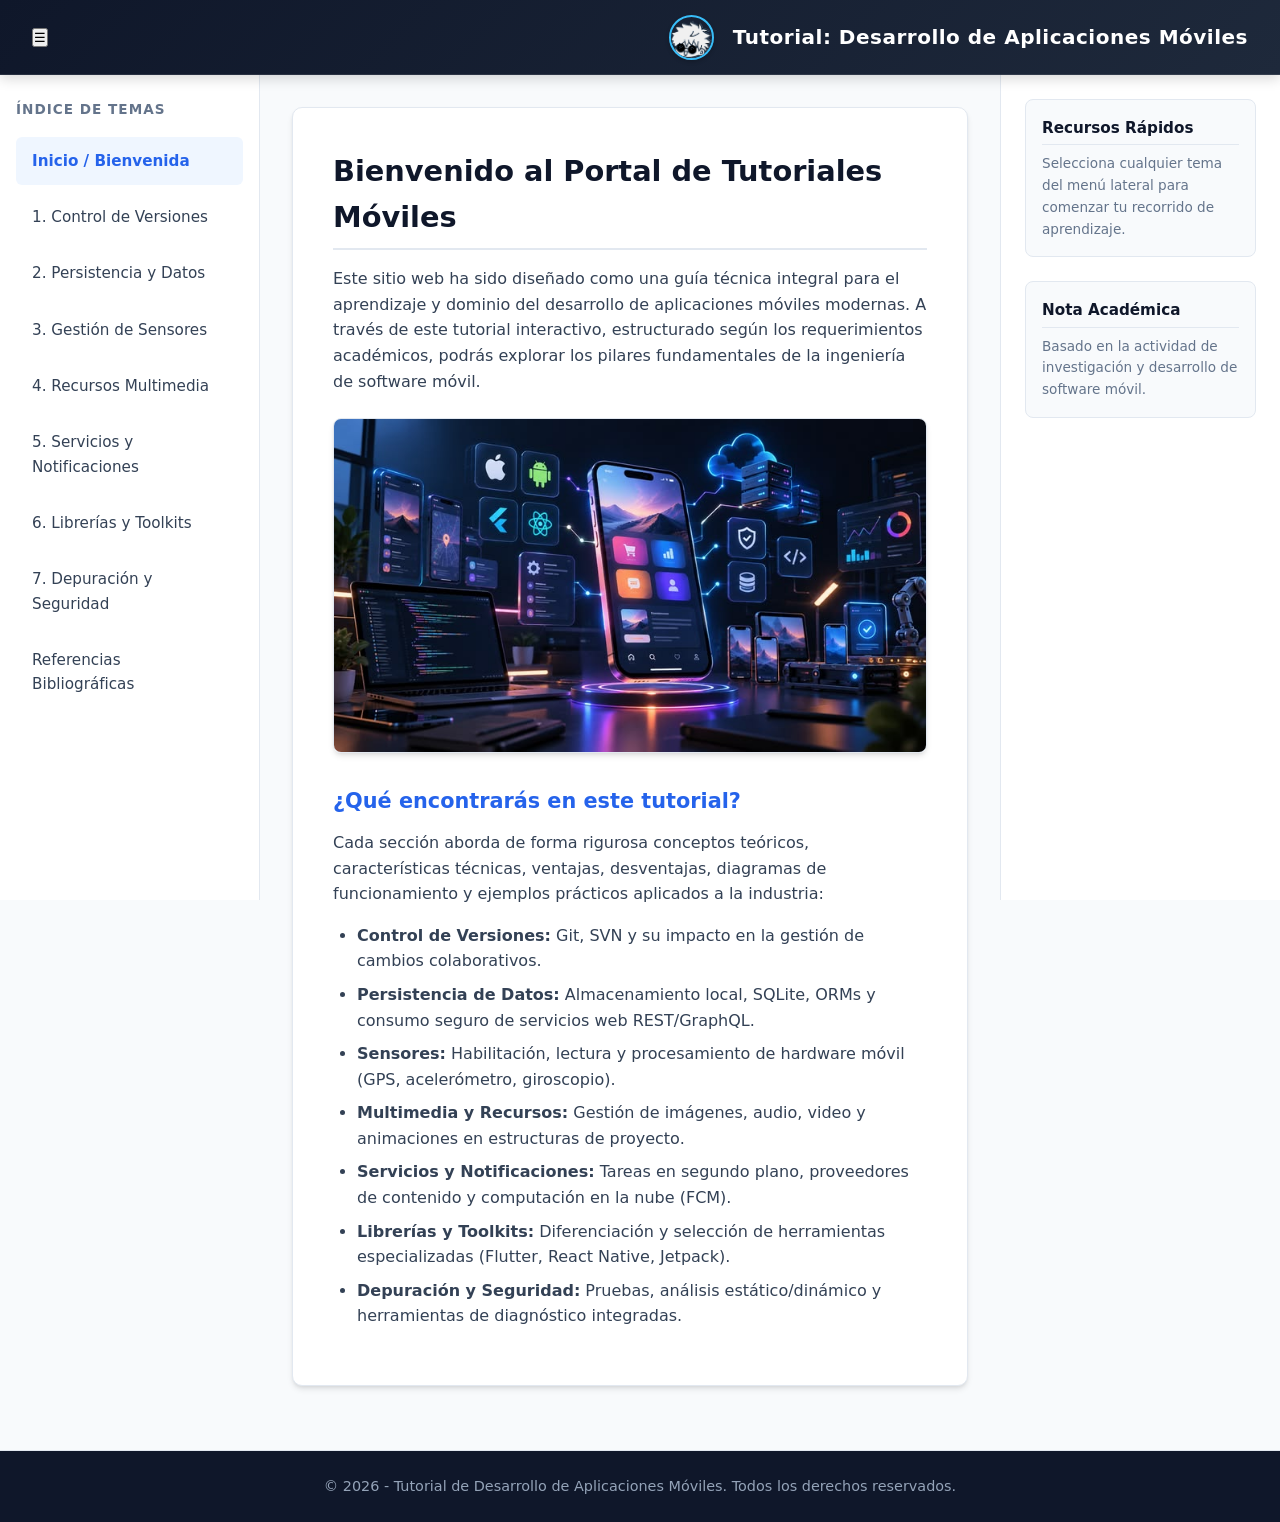
<file: index.html>
<!DOCTYPE html>
<html lang="es">
<head>
  <meta charset="UTF-8">
  <meta name="viewport" content="width=device-width, initial-scale=1.0">
  <title>Tutorial: Desarrollo de Aplicaciones Móviles</title>
  <link rel="stylesheet" href="css/styles.css">
</head>
<body>
  <header>
  <div class="header-left">
    <a href="index.html" class="logo-link" title="Ir a la pantalla principal">
      <img src="img/icono.png" alt="Logotipo del Tutorial" class="logo-img">
    </a>
    <h1>Tutorial: Desarrollo de Aplicaciones Móviles</h1>
  </div>
</header>

  <div class="app-container">
    <aside class="sidebar">
      <h3>Índice de Temas</h3>
      <ul>
        <li><a href="index.html">Inicio / Bienvenida</a></li>
        <li><a href="control-versiones.html">1. Control de Versiones</a></li>
        <li><a href="persistencia-datos.html">2. Persistencia y Datos</a></li>
        <li><a href="gestion-sensores.html">3. Gestión de Sensores</a></li>
        <li><a href="recursos-multimedia.html">4. Recursos Multimedia</a></li>
        <li><a href="servicios-notificaciones.html">5. Servicios y Notificaciones</a></li>
        <li><a href="librerias-toolkits.html">6. Librerías y Toolkits</a></li>
        <li><a href="depuracion-seguridad.html">7. Depuración y Seguridad</a></li>
        <li><a href="referencias.html">Referencias Bibliográficas</a></li>
      </ul>
    </aside>

    <main class="content-area">
      <section class="content-card">
        <h2>Bienvenido al Portal de Tutoriales Móviles</h2>
        <p>Este sitio web ha sido diseñado como una guía técnica integral para el aprendizaje y dominio del desarrollo de aplicaciones móviles modernas. A través de este tutorial interactivo, estructurado según los requerimientos académicos, podrás explorar los pilares fundamentales de la ingeniería de software móvil.</p>
        
        <div class="media-container">
          <img src="img/hero-tutorial.png" alt="Arquitectura general de desarrollo de aplicaciones móviles">
        </div>

        <h3>¿Qué encontrarás en este tutorial?</h3>
        <p>Cada sección aborda de forma rigurosa conceptos teóricos, características técnicas, ventajas, desventajas, diagramas de funcionamiento y ejemplos prácticos aplicados a la industria:</p>
        <ul>
          <li><strong>Control de Versiones:</strong> Git, SVN y su impacto en la gestión de cambios colaborativos.</li>
          <li><strong>Persistencia de Datos:</strong> Almacenamiento local, SQLite, ORMs y consumo seguro de servicios web REST/GraphQL.</li>
          <li><strong>Sensores:</strong> Habilitación, lectura y procesamiento de hardware móvil (GPS, acelerómetro, giroscopio).</li>
          <li><strong>Multimedia y Recursos:</strong> Gestión de imágenes, audio, video y animaciones en estructuras de proyecto.</li>
          <li><strong>Servicios y Notificaciones:</strong> Tareas en segundo plano, proveedores de contenido y computación en la nube (FCM).</li>
          <li><strong>Librerías y Toolkits:</strong> Diferenciación y selección de herramientas especializadas (Flutter, React Native, Jetpack).</li>
          <li><strong>Depuración y Seguridad:</strong> Pruebas, análisis estático/dinámico y herramientas de diagnóstico integradas.</li>
        </ul>
      </section>
    </main>

    <aside class="right-panel">
      <div class="widget">
        <h4>Recursos Rápidos</h4>
        <p>Selecciona cualquier tema del menú lateral para comenzar tu recorrido de aprendizaje.</p>
      </div>
      <div class="widget">
        <h4>Nota Académica</h4>
        <p>Basado en la actividad de investigación y desarrollo de software móvil.</p>
      </div>
    </aside>
  </div>

  <footer>
    <p>&copy; 2026 - Tutorial de Desarrollo de Aplicaciones Móviles. Todos los derechos reservados.</p>
  </footer>

  <script src="js/app.js"></script>
</body>
</html>
</file>
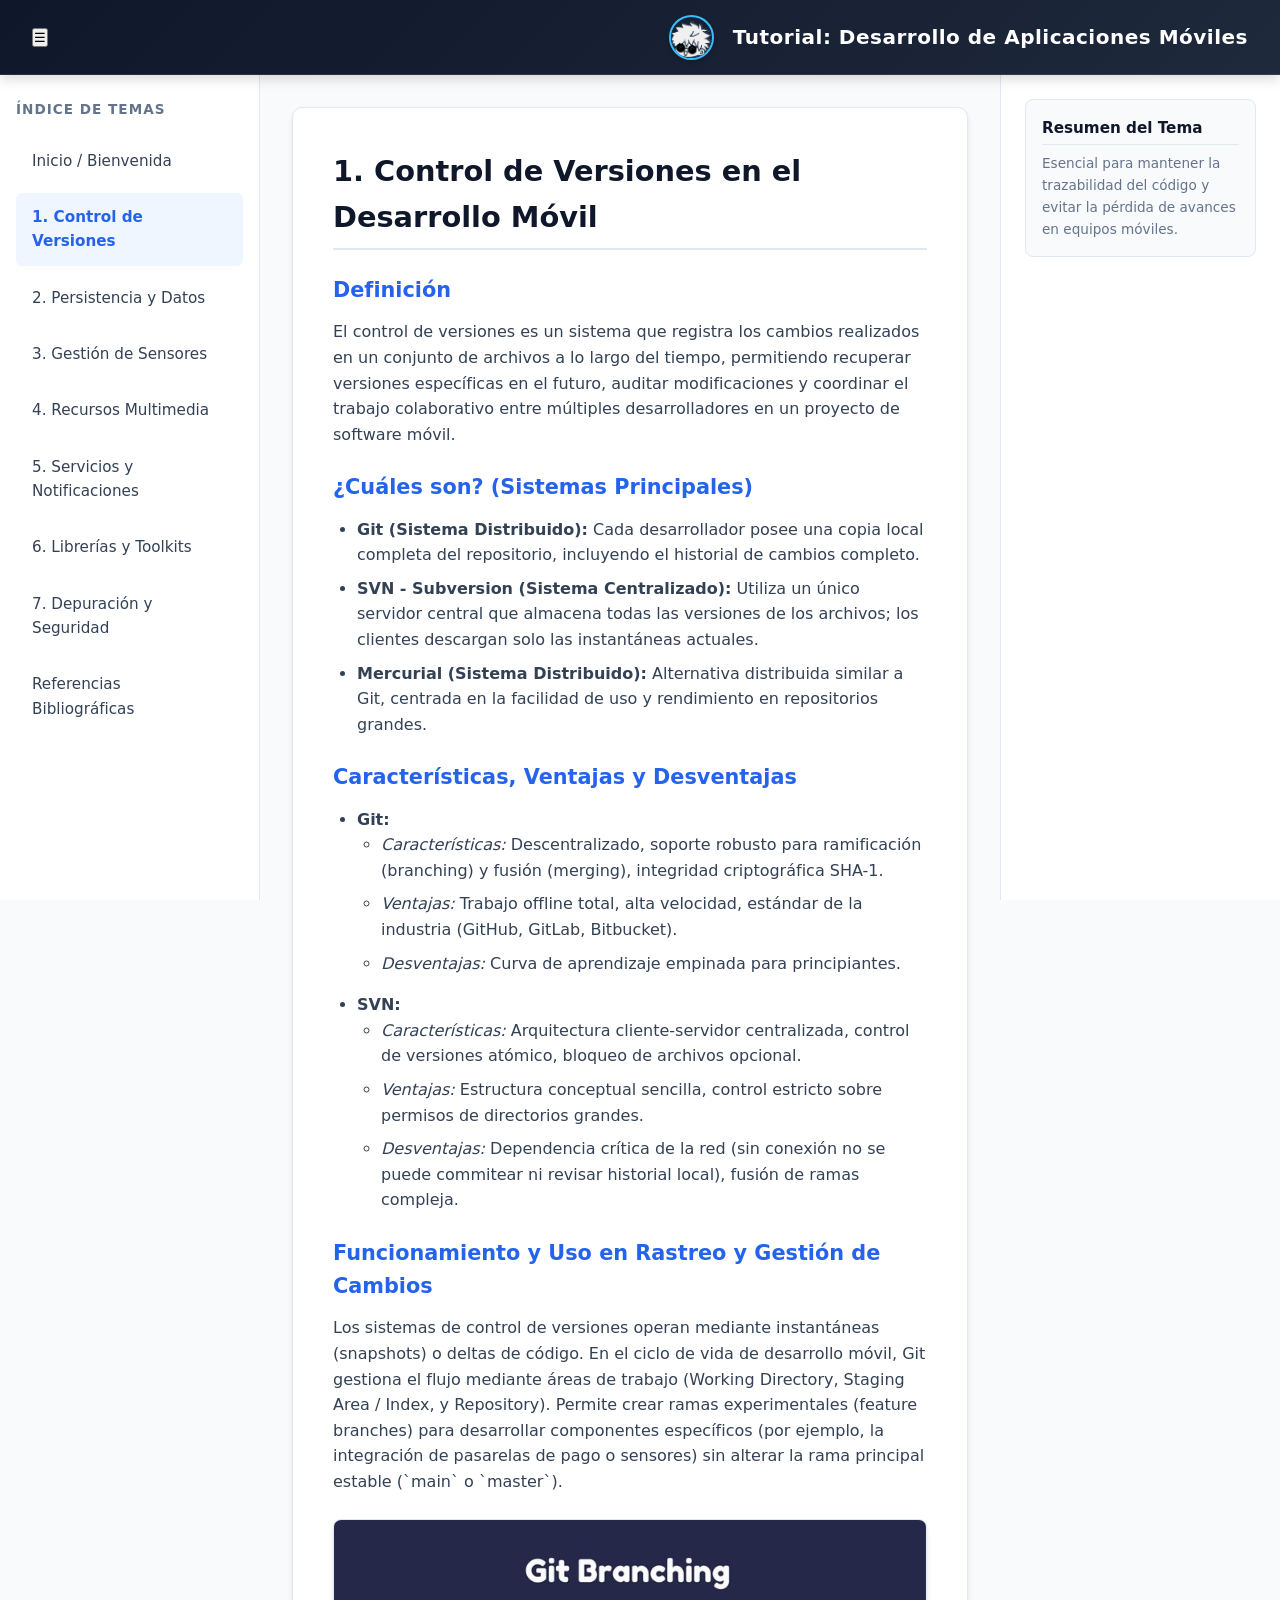
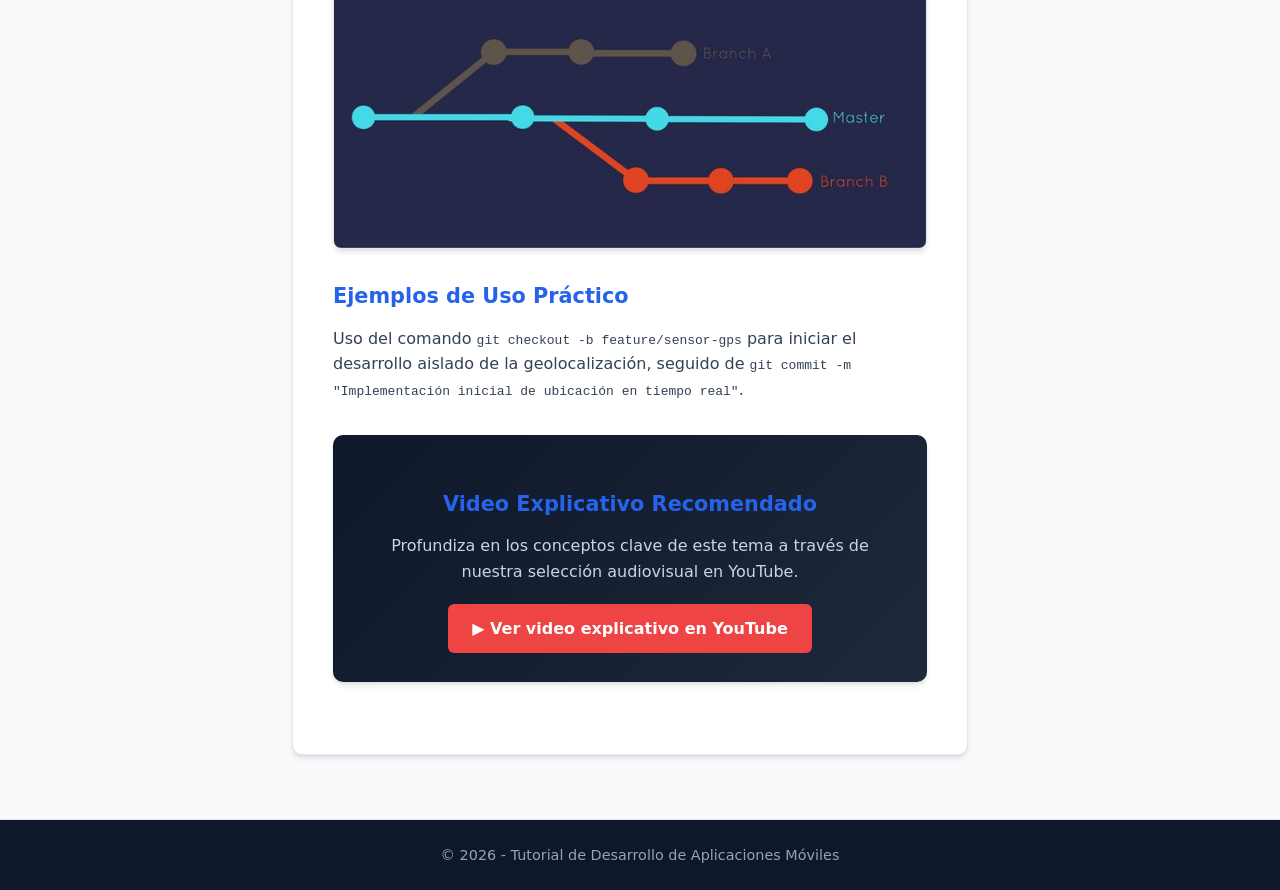
<file: control-versiones.html>
<!DOCTYPE html>
<html lang="es">
<head>
  <meta charset="UTF-8">
  <meta name="viewport" content="width=device-width, initial-scale=1.0">
  <title>Control de Versiones - Tutorial Móvil</title>
  <link rel="stylesheet" href="css/styles.css">
</head>
<body>
  <header>
  <div class="header-left">
    <a href="index.html" class="logo-link" title="Ir a la pantalla principal">
      <img src="img/icono.png" alt="Logotipo del Tutorial" class="logo-img">
    </a>
    <h1>Tutorial: Desarrollo de Aplicaciones Móviles</h1>
  </div>
</header>

  <div class="app-container">
    <aside class="sidebar">
      <h3>Índice de Temas</h3>
      <ul>
        <li><a href="index.html">Inicio / Bienvenida</a></li>
        <li><a href="control-versiones.html">1. Control de Versiones</a></li>
        <li><a href="persistencia-datos.html">2. Persistencia y Datos</a></li>
        <li><a href="gestion-sensores.html">3. Gestión de Sensores</a></li>
        <li><a href="recursos-multimedia.html">4. Recursos Multimedia</a></li>
        <li><a href="servicios-notificaciones.html">5. Servicios y Notificaciones</a></li>
        <li><a href="librerias-toolkits.html">6. Librerías y Toolkits</a></li>
        <li><a href="depuracion-seguridad.html">7. Depuración y Seguridad</a></li>
        <li><a href="referencias.html">Referencias Bibliográficas</a></li>
      </ul>
    </aside>

    <main class="content-area">
      <section class="content-card">
        <h2>1. Control de Versiones en el Desarrollo Móvil</h2>
        
        <h3>Definición</h3>
        <p>El control de versiones es un sistema que registra los cambios realizados en un conjunto de archivos a lo largo del tiempo, permitiendo recuperar versiones específicas en el futuro, auditar modificaciones y coordinar el trabajo colaborativo entre múltiples desarrolladores en un proyecto de software móvil.</p>

        <h3>¿Cuáles son? (Sistemas Principales)</h3>
        <ul>
          <li><strong>Git (Sistema Distribuido):</strong> Cada desarrollador posee una copia local completa del repositorio, incluyendo el historial de cambios completo.</li>
          <li><strong>SVN - Subversion (Sistema Centralizado):</strong> Utiliza un único servidor central que almacena todas las versiones de los archivos; los clientes descargan solo las instantáneas actuales.</li>
          <li><strong>Mercurial (Sistema Distribuido):</strong> Alternativa distribuida similar a Git, centrada en la facilidad de uso y rendimiento en repositorios grandes.</li>
        </ul>

        <h3>Características, Ventajas y Desventajas</h3>
        <ul>
          <li><strong>Git:</strong>
            <ul>
              <li><em>Características:</em> Descentralizado, soporte robusto para ramificación (branching) y fusión (merging), integridad criptográfica SHA-1.</li>
              <li><em>Ventajas:</em> Trabajo offline total, alta velocidad, estándar de la industria (GitHub, GitLab, Bitbucket).</li>
              <li><em>Desventajas:</em> Curva de aprendizaje empinada para principiantes.</li>
            </ul>
          </li>
          <li><strong>SVN:</strong>
            <ul>
              <li><em>Características:</em> Arquitectura cliente-servidor centralizada, control de versiones atómico, bloqueo de archivos opcional.</li>
              <li><em>Ventajas:</em> Estructura conceptual sencilla, control estricto sobre permisos de directorios grandes.</li>
              <li><em>Desventajas:</em> Dependencia crítica de la red (sin conexión no se puede commitear ni revisar historial local), fusión de ramas compleja.</li>
            </ul>
          </li>
        </ul>

        <h3>Funcionamiento y Uso en Rastreo y Gestión de Cambios</h3>
        <p>Los sistemas de control de versiones operan mediante instantáneas (snapshots) o deltas de código. En el ciclo de vida de desarrollo móvil, Git gestiona el flujo mediante áreas de trabajo (Working Directory, Staging Area / Index, y Repository). Permite crear ramas experimentales (feature branches) para desarrollar componentes específicos (por ejemplo, la integración de pasarelas de pago o sensores) sin alterar la rama principal estable (`main` o `master`).</p>

        <div class="media-container">
          <img src="img/git-workflow.png" alt="Diagrama del flujo de trabajo en Git con ramas y fusiones">
        </div>

        <h3>Ejemplos de Uso Práctico</h3>
        <p>Uso del comando <code>git checkout -b feature/sensor-gps</code> para iniciar el desarrollo aislado de la geolocalización, seguido de <code>git commit -m "Implementación inicial de ubicación en tiempo real"</code>.</p>

       <div class="video-resource-box">
        <h3>Video Explicativo Recomendado</h3>
        <p>Profundiza en los conceptos clave de este tema a través de nuestra selección audiovisual en YouTube.</p>
        <a href="https://www.youtube.com/watch?v=8JJ101D3knE" target="_blank" class="youtube-btn">
            ▶ Ver video explicativo en YouTube
        </a>
        </div>
      </section>
    </main>

    <aside class="right-panel">
      <div class="widget">
        <h4>Resumen del Tema</h4>
        <p>Esencial para mantener la trazabilidad del código y evitar la pérdida de avances en equipos móviles.</p>
      </div>
    </aside>
  </div>

  <footer>
    <p>&copy; 2026 - Tutorial de Desarrollo de Aplicaciones Móviles</p>
  </footer>

  <script src="js/app.js"></script>
</body>
</html>
</file>
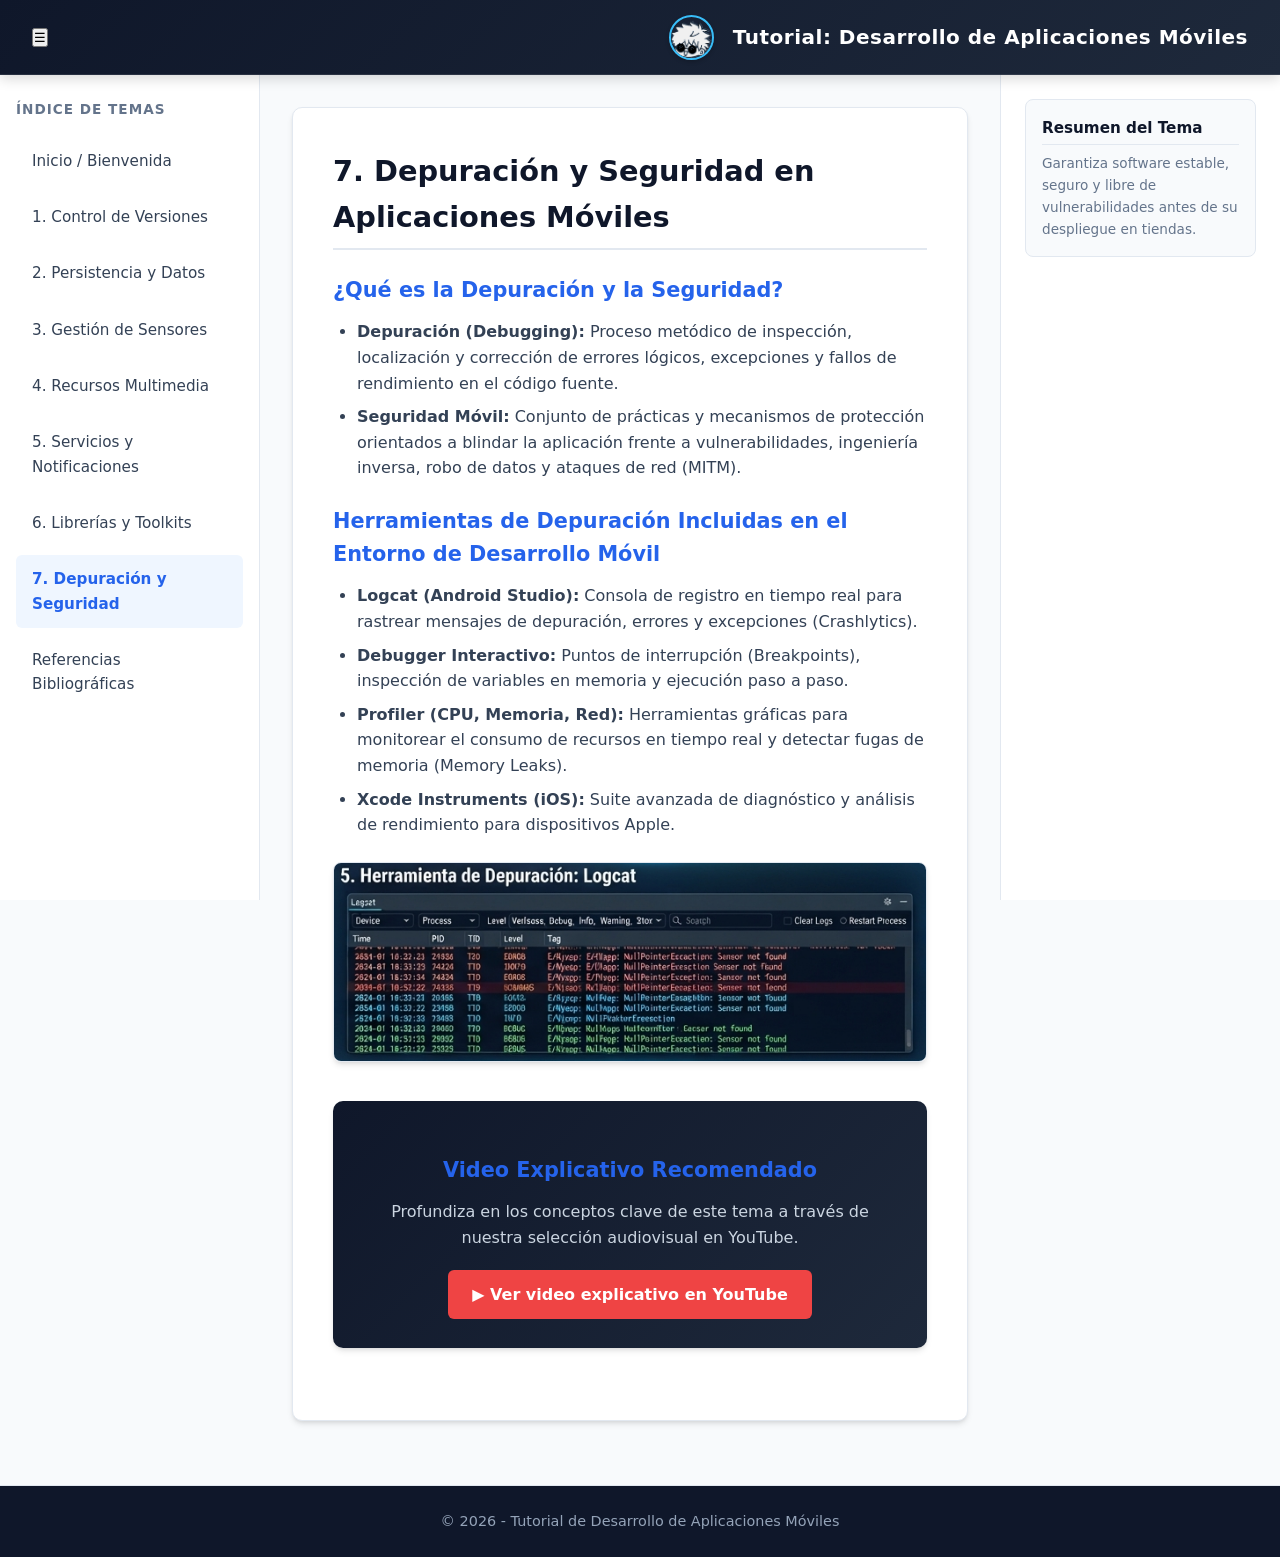
<file: depuracion-seguridad.html>
<!DOCTYPE html>
<html lang="es">
<head>
  <meta charset="UTF-8">
  <meta name="viewport" content="width=device-width, initial-scale=1.0">
  <title>Depuración y Seguridad - Tutorial Móvil</title>
  <link rel="stylesheet" href="css/styles.css">
</head>
<body>
  <header>
  <div class="header-left">
    <a href="index.html" class="logo-link" title="Ir a la pantalla principal">
      <img src="img/icono.png" alt="Logotipo del Tutorial" class="logo-img">
    </a>
    <h1>Tutorial: Desarrollo de Aplicaciones Móviles</h1>
  </div>
</header>

  <div class="app-container">
    <aside class="sidebar">
      <h3>Índice de Temas</h3>
      <ul>
        <li><a href="index.html">Inicio / Bienvenida</a></li>
        <li><a href="control-versiones.html">1. Control de Versiones</a></li>
        <li><a href="persistencia-datos.html">2. Persistencia y Datos</a></li>
        <li><a href="gestion-sensores.html">3. Gestión de Sensores</a></li>
        <li><a href="recursos-multimedia.html">4. Recursos Multimedia</a></li>
        <li><a href="servicios-notificaciones.html">5. Servicios y Notificaciones</a></li>
        <li><a href="librerias-toolkits.html">6. Librerías y Toolkits</a></li>
        <li><a href="depuracion-seguridad.html">7. Depuración y Seguridad</a></li>
        <li><a href="referencias.html">Referencias Bibliográficas</a></li>
      </ul>
    </aside>

    <main class="content-area">
      <section class="content-card">
        <h2>7. Depuración y Seguridad en Aplicaciones Móviles</h2>
        
        <h3>¿Qué es la Depuración y la Seguridad?</h3>
        <ul>
          <li><strong>Depuración (Debugging):</strong> Proceso metódico de inspección, localización y corrección de errores lógicos, excepciones y fallos de rendimiento en el código fuente.</li>
          <li><strong>Seguridad Móvil:</strong> Conjunto de prácticas y mecanismos de protección orientados a blindar la aplicación frente a vulnerabilidades, ingeniería inversa, robo de datos y ataques de red (MITM).</li>
        </ul>

        <h3>Herramientas de Depuración Incluidas en el Entorno de Desarrollo Móvil</h3>
        <ul>
          <li><strong>Logcat (Android Studio):</strong> Consola de registro en tiempo real para rastrear mensajes de depuración, errores y excepciones (Crashlytics).</li>
          <li><strong>Debugger Interactivo:</strong> Puntos de interrupción (Breakpoints), inspección de variables en memoria y ejecución paso a paso.</li>
          <li><strong>Profiler (CPU, Memoria, Red):</strong> Herramientas gráficas para monitorear el consumo de recursos en tiempo real y detectar fugas de memoria (Memory Leaks).</li>
          <li><strong>Xcode Instruments (iOS):</strong> Suite avanzada de diagnóstico y análisis de rendimiento para dispositivos Apple.</li>
        </ul>

        <div class="media-container">
          <img src="img/debug-tools.png" alt="Interfaz de herramientas de depuración y profiling en entornos de desarrollo">
        </div>

        <div class="video-resource-box">
        <h3>Video Explicativo Recomendado</h3>
        <p>Profundiza en los conceptos clave de este tema a través de nuestra selección audiovisual en YouTube.</p>
        <a href="https://www.youtube.com/embed/1C38z_1a4bk" target="_blank" class="youtube-btn">
            ▶ Ver video explicativo en YouTube
        </a>
        </div>
    
      </section>
    </main>

    <aside class="right-panel">
      <div class="widget">
        <h4>Resumen del Tema</h4>
        <p>Garantiza software estable, seguro y libre de vulnerabilidades antes de su despliegue en tiendas.</p>
      </div>
    </aside>
  </div>

  <footer>
    <p>&copy; 2026 - Tutorial de Desarrollo de Aplicaciones Móviles</p>
  </footer>

  <script src="js/app.js"></script>
</body>
</html>
</file>
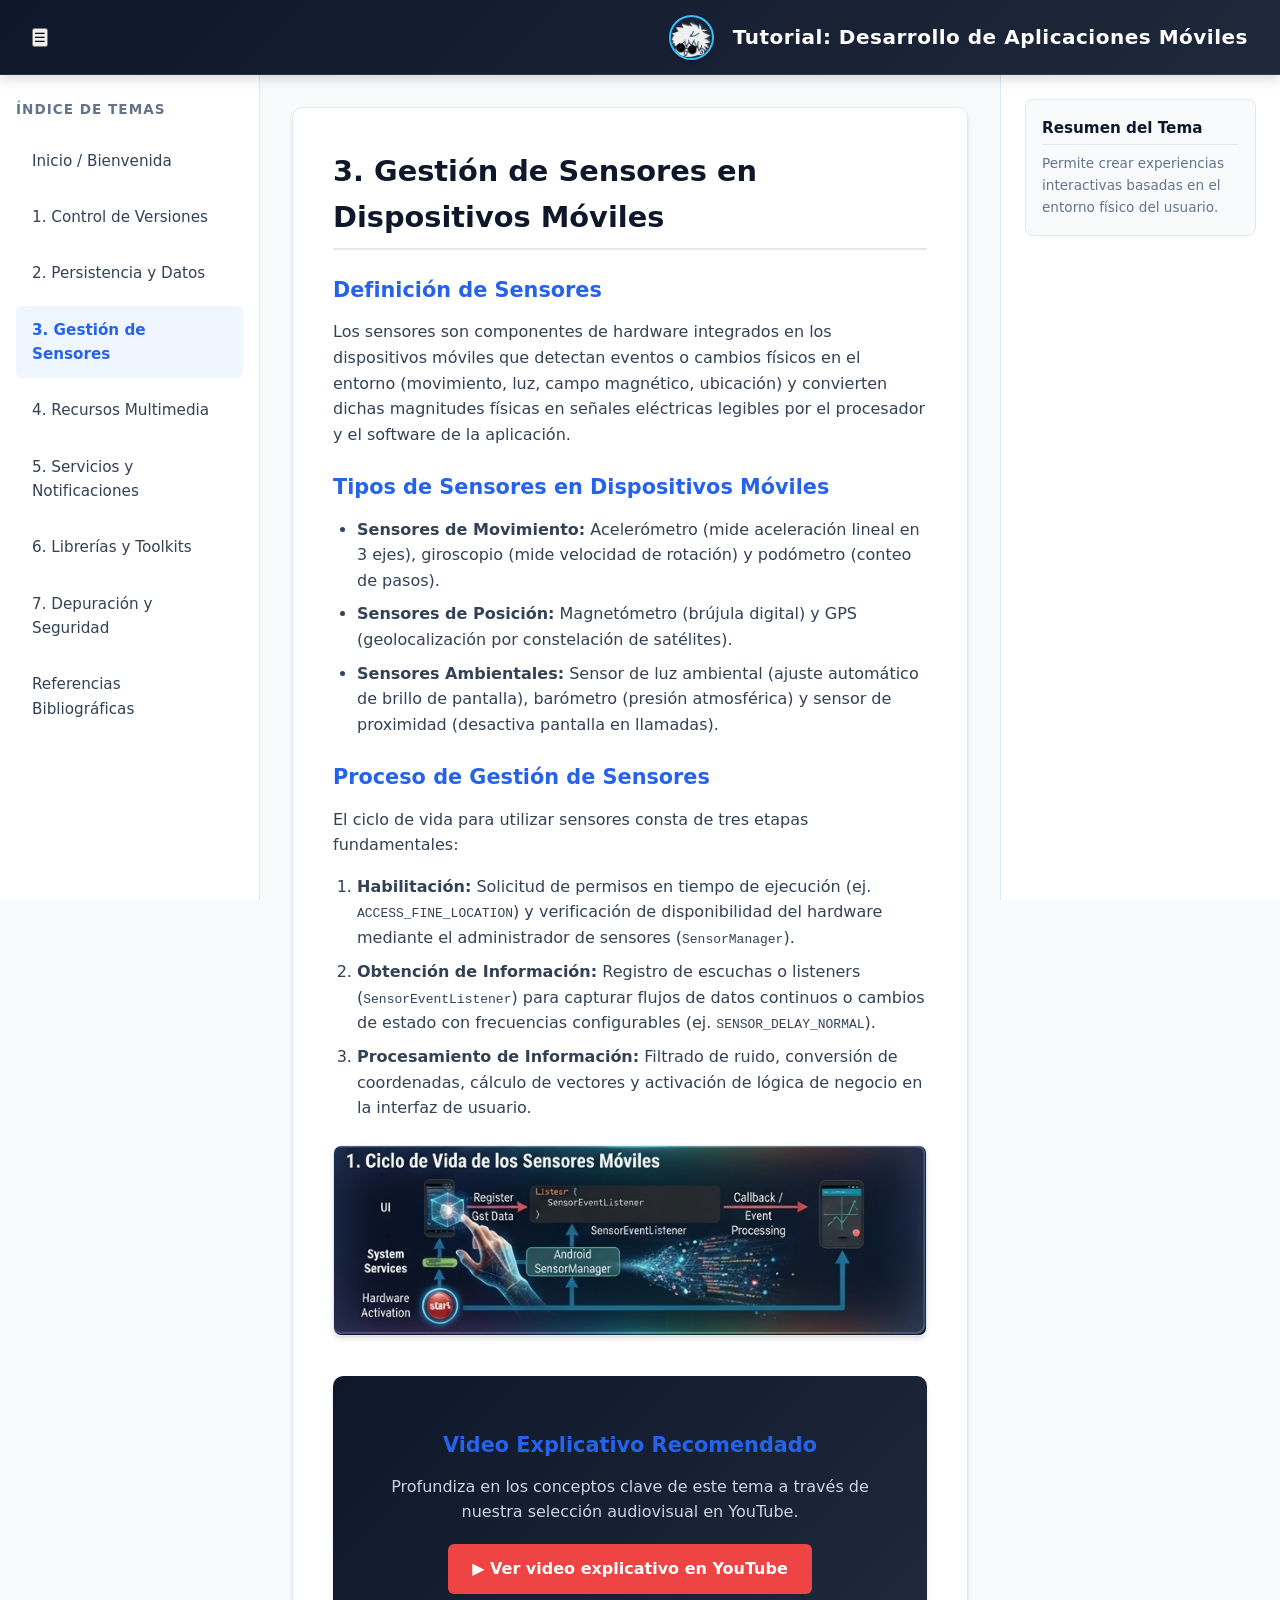
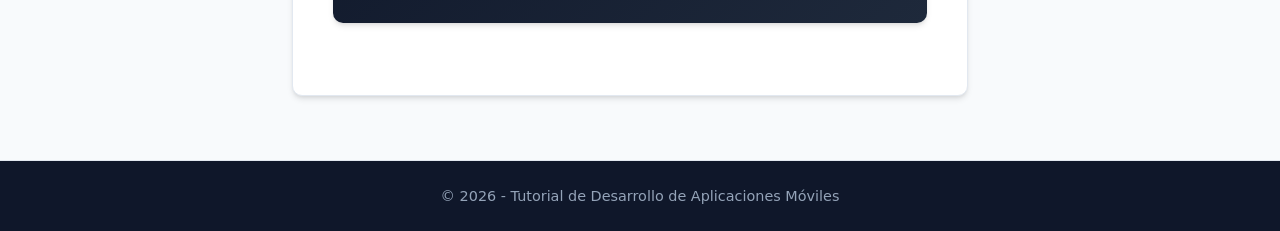
<file: gestion-sensores.html>
<!DOCTYPE html>
<html lang="es">
<head>
  <meta charset="UTF-8">
  <meta name="viewport" content="width=device-width, initial-scale=1.0">
  <title>Gestión de Sensores - Tutorial Móvil</title>
  <link rel="stylesheet" href="css/styles.css">
</head>
<body>
  <header>
  <div class="header-left">
    <a href="index.html" class="logo-link" title="Ir a la pantalla principal">
      <img src="img/icono.png" alt="Logotipo del Tutorial" class="logo-img">
    </a>
    <h1>Tutorial: Desarrollo de Aplicaciones Móviles</h1>
  </div>
</header>

  <div class="app-container">
    <aside class="sidebar">
      <h3>Índice de Temas</h3>
      <ul>
        <li><a href="index.html">Inicio / Bienvenida</a></li>
        <li><a href="control-versiones.html">1. Control de Versiones</a></li>
        <li><a href="persistencia-datos.html">2. Persistencia y Datos</a></li>
        <li><a href="gestion-sensores.html">3. Gestión de Sensores</a></li>
        <li><a href="recursos-multimedia.html">4. Recursos Multimedia</a></li>
        <li><a href="servicios-notificaciones.html">5. Servicios y Notificaciones</a></li>
        <li><a href="librerias-toolkits.html">6. Librerías y Toolkits</a></li>
        <li><a href="depuracion-seguridad.html">7. Depuración y Seguridad</a></li>
        <li><a href="referencias.html">Referencias Bibliográficas</a></li>
      </ul>
    </aside>

    <main class="content-area">
      <section class="content-card">
        <h2>3. Gestión de Sensores en Dispositivos Móviles</h2>
        
        <h3>Definición de Sensores</h3>
        <p>Los sensores son componentes de hardware integrados en los dispositivos móviles que detectan eventos o cambios físicos en el entorno (movimiento, luz, campo magnético, ubicación) y convierten dichas magnitudes físicas en señales eléctricas legibles por el procesador y el software de la aplicación.</p>

        <h3>Tipos de Sensores en Dispositivos Móviles</h3>
        <ul>
          <li><strong>Sensores de Movimiento:</strong> Acelerómetro (mide aceleración lineal en 3 ejes), giroscopio (mide velocidad de rotación) y podómetro (conteo de pasos).</li>
          <li><strong>Sensores de Posición:</strong> Magnetómetro (brújula digital) y GPS (geolocalización por constelación de satélites).</li>
          <li><strong>Sensores Ambientales:</strong> Sensor de luz ambiental (ajuste automático de brillo de pantalla), barómetro (presión atmosférica) y sensor de proximidad (desactiva pantalla en llamadas).</li>
        </ul>

        <h3>Proceso de Gestión de Sensores</h3>
        <p>El ciclo de vida para utilizar sensores consta de tres etapas fundamentales:</p>
        <ol>
          <li><strong>Habilitación:</strong> Solicitud de permisos en tiempo de ejecución (ej. <code>ACCESS_FINE_LOCATION</code>) y verificación de disponibilidad del hardware mediante el administrador de sensores (<code>SensorManager</code>).</li>
          <li><strong>Obtención de Información:</strong> Registro de escuchas o listeners (<code>SensorEventListener</code>) para capturar flujos de datos continuos o cambios de estado con frecuencias configurables (ej. <code>SENSOR_DELAY_NORMAL</code>).</li>
          <li><strong>Procesamiento de Información:</strong> Filtrado de ruido, conversión de coordenadas, cálculo de vectores y activación de lógica de negocio en la interfaz de usuario.</li>
        </ol>

        <div class="media-container">
          <img src="img/sensor-flow.png" alt="Diagrama de flujo de habilitación y lectura de sensores móviles">
        </div>

        <div class="video-resource-box">
        <h3>Video Explicativo Recomendado</h3>
        <p>Profundiza en los conceptos clave de este tema a través de nuestra selección audiovisual en YouTube.</p>
        <a href="https://www.youtube.com/embed/7582b_1A3ic" target="_blank" class="youtube-btn">
            ▶ Ver video explicativo en YouTube
        </a>
        </div>
    
      </section>
    </main>

    <aside class="right-panel">
      <div class="widget">
        <h4>Resumen del Tema</h4>
        <p>Permite crear experiencias interactivas basadas en el entorno físico del usuario.</p>
      </div>
    </aside>
  </div>

  <footer>
    <p>&copy; 2026 - Tutorial de Desarrollo de Aplicaciones Móviles</p>
  </footer>

  <script src="js/app.js"></script>
</body>
</html>
</file>
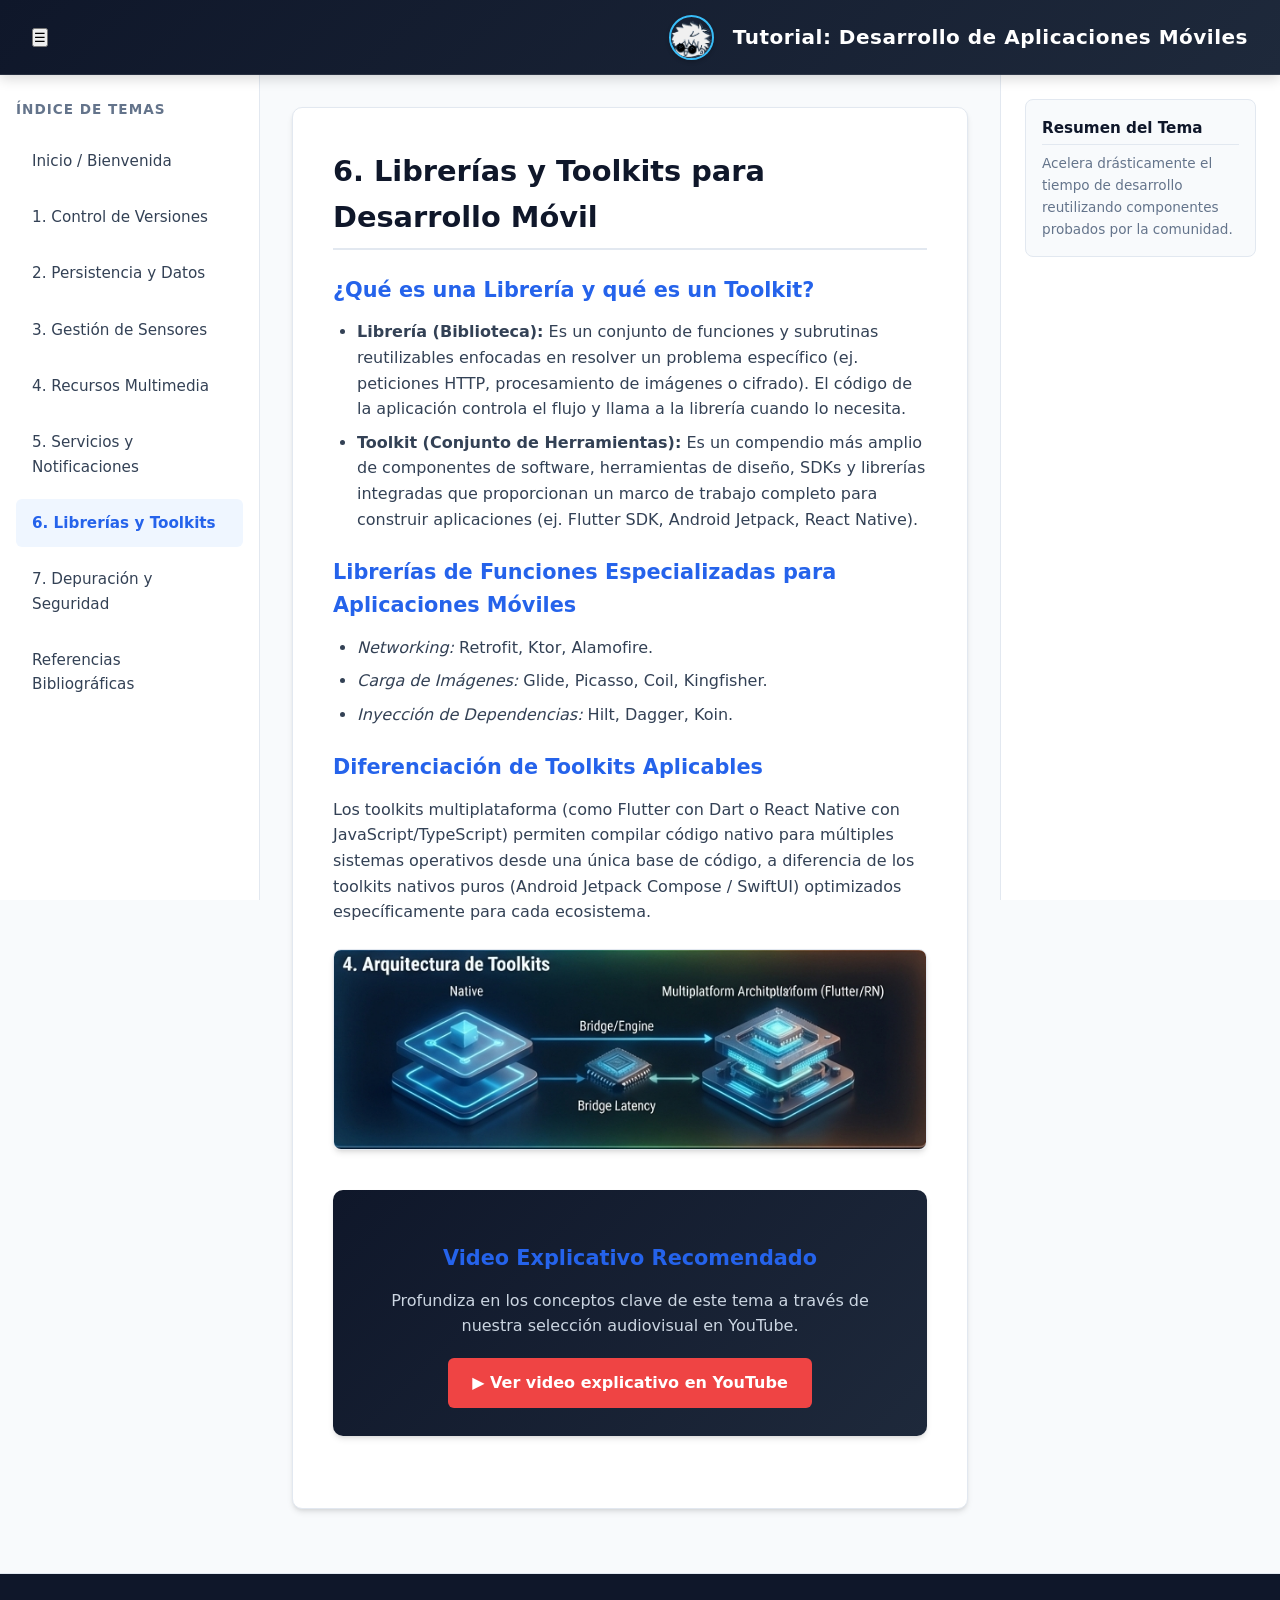
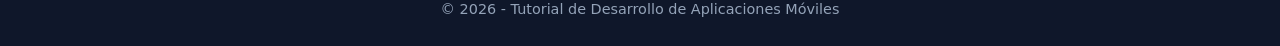
<file: librerias-toolkits.html>
<!DOCTYPE html>
<html lang="es">
<head>
  <meta charset="UTF-8">
  <meta name="viewport" content="width=device-width, initial-scale=1.0">
  <title>Librerías y Toolkits - Tutorial Móvil</title>
  <link rel="stylesheet" href="css/styles.css">
</head>
<body>
  <header>
  <div class="header-left">
    <a href="index.html" class="logo-link" title="Ir a la pantalla principal">
      <img src="img/icono.png" alt="Logotipo del Tutorial" class="logo-img">
    </a>
    <h1>Tutorial: Desarrollo de Aplicaciones Móviles</h1>
  </div>
</header>

  <div class="app-container">
    <aside class="sidebar">
      <h3>Índice de Temas</h3>
      <ul>
        <li><a href="index.html">Inicio / Bienvenida</a></li>
        <li><a href="control-versiones.html">1. Control de Versiones</a></li>
        <li><a href="persistencia-datos.html">2. Persistencia y Datos</a></li>
        <li><a href="gestion-sensores.html">3. Gestión de Sensores</a></li>
        <li><a href="recursos-multimedia.html">4. Recursos Multimedia</a></li>
        <li><a href="servicios-notificaciones.html">5. Servicios y Notificaciones</a></li>
        <li><a href="librerias-toolkits.html">6. Librerías y Toolkits</a></li>
        <li><a href="depuracion-seguridad.html">7. Depuración y Seguridad</a></li>
        <li><a href="referencias.html">Referencias Bibliográficas</a></li>
      </ul>
    </aside>

    <main class="content-area">
      <section class="content-card">
        <h2>6. Librerías y Toolkits para Desarrollo Móvil</h2>
        
        <h3>¿Qué es una Librería y qué es un Toolkit?</h3>
        <ul>
          <li><strong>Librería (Biblioteca):</strong> Es un conjunto de funciones y subrutinas reutilizables enfocadas en resolver un problema específico (ej. peticiones HTTP, procesamiento de imágenes o cifrado). El código de la aplicación controla el flujo y llama a la librería cuando lo necesita.</li>
          <li><strong>Toolkit (Conjunto de Herramientas):</strong> Es un compendio más amplio de componentes de software, herramientas de diseño, SDKs y librerías integradas que proporcionan un marco de trabajo completo para construir aplicaciones (ej. Flutter SDK, Android Jetpack, React Native).</li>
        </ul>

        <h3>Librerías de Funciones Especializadas para Aplicaciones Móviles</h3>
        <ul>
          <li><em>Networking:</em> Retrofit, Ktor, Alamofire.</li>
          <li><em>Carga de Imágenes:</em> Glide, Picasso, Coil, Kingfisher.</li>
          <li><em>Inyección de Dependencias:</em> Hilt, Dagger, Koin.</li>
        </ul>

        <h3>Diferenciación de Toolkits Aplicables</h3>
        <p>Los toolkits multiplataforma (como Flutter con Dart o React Native con JavaScript/TypeScript) permiten compilar código nativo para múltiples sistemas operativos desde una única base de código, a diferencia de los toolkits nativos puros (Android Jetpack Compose / SwiftUI) optimizados específicamente para cada ecosistema.</p>

        <div class="media-container">
          <img src="img/toolkit-stack.png" alt="Comparativa de arquitecturas de toolkits multiplataforma y nativos">
        </div>

        <div class="video-resource-box">
        <h3>Video Explicativo Recomendado</h3>
        <p>Profundiza en los conceptos clave de este tema a través de nuestra selección audiovisual en YouTube.</p>
        <a href="https://www.youtube.com/embed/VP58jWwZ2_k" target="_blank" class="youtube-btn">
            ▶ Ver video explicativo en YouTube
        </a>
        </div>
      </section>
    </main>

    <aside class="right-panel">
      <div class="widget">
        <h4>Resumen del Tema</h4>
        <p>Acelera drásticamente el tiempo de desarrollo reutilizando componentes probados por la comunidad.</p>
      </div>
    </aside>
  </div>

  <footer>
    <p>&copy; 2026 - Tutorial de Desarrollo de Aplicaciones Móviles</p>
  </footer>

  <script src="js/app.js"></script>
</body>
</html>
</file>
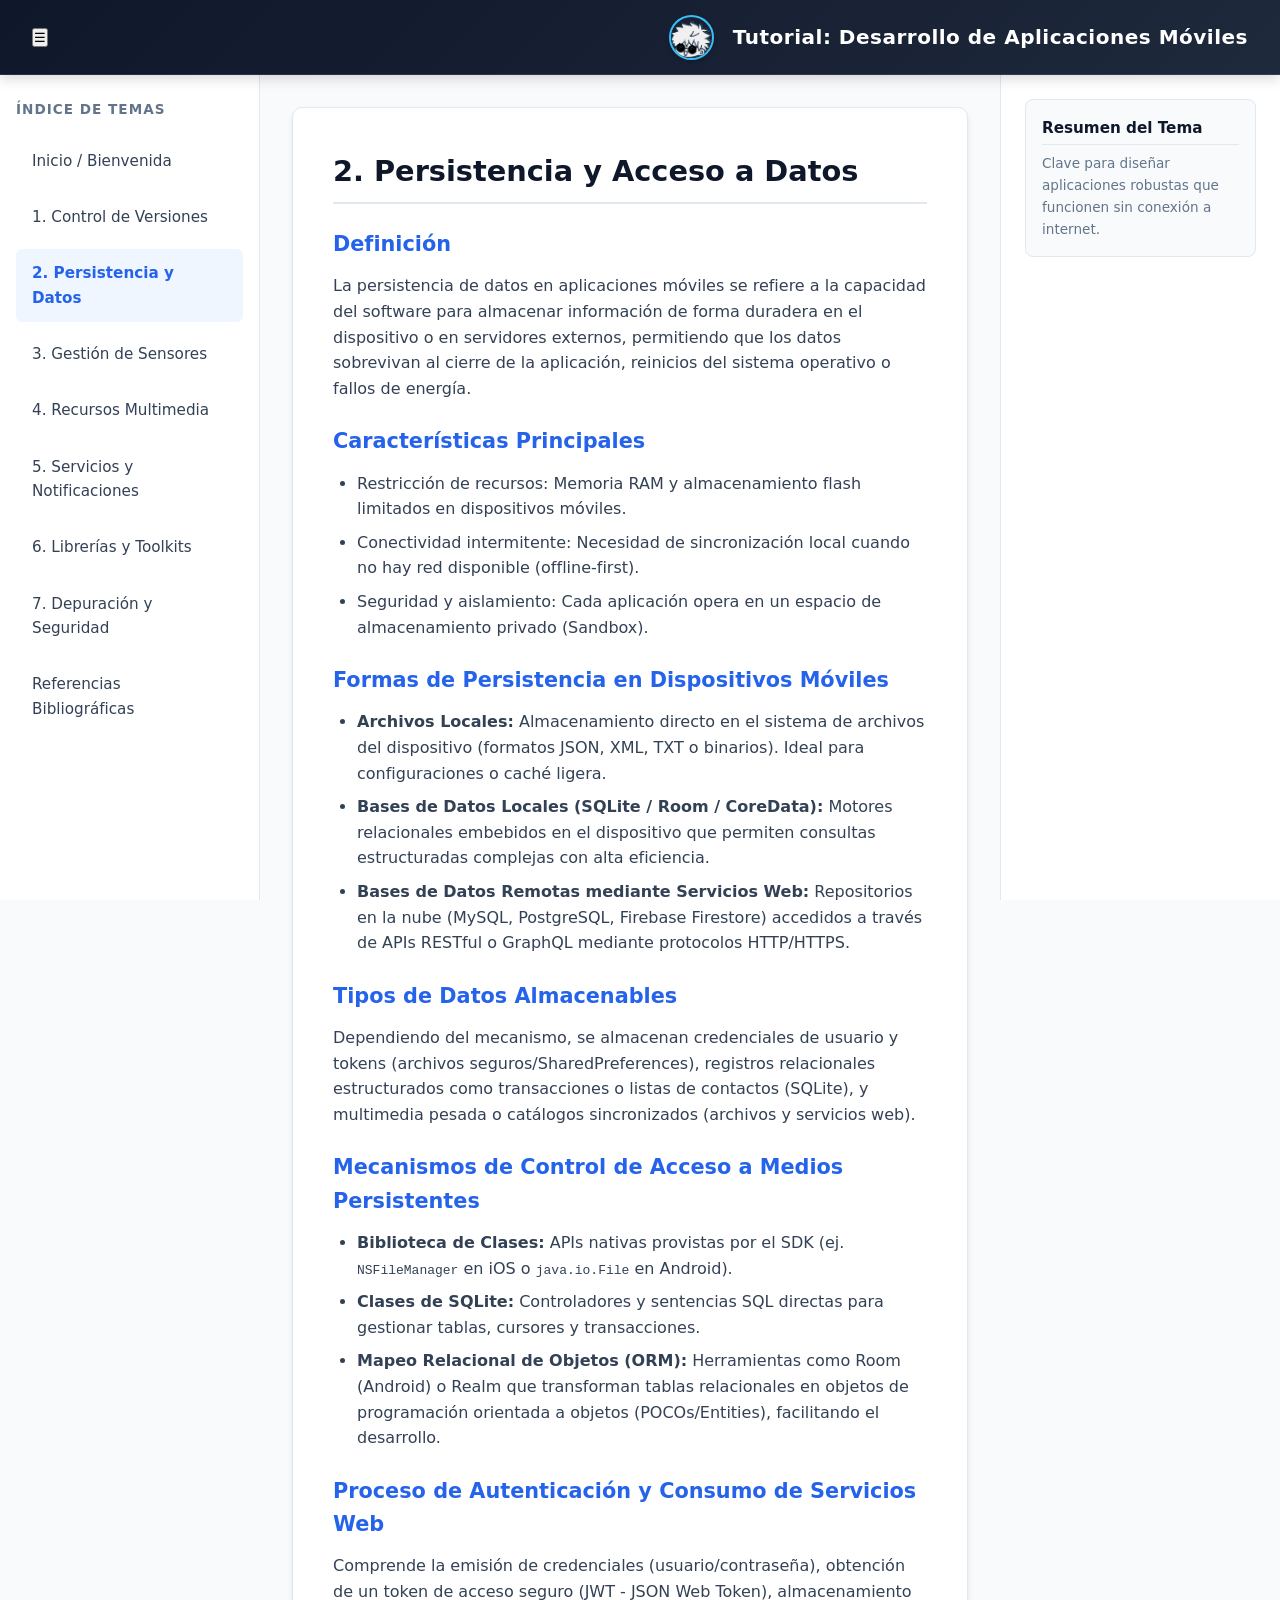
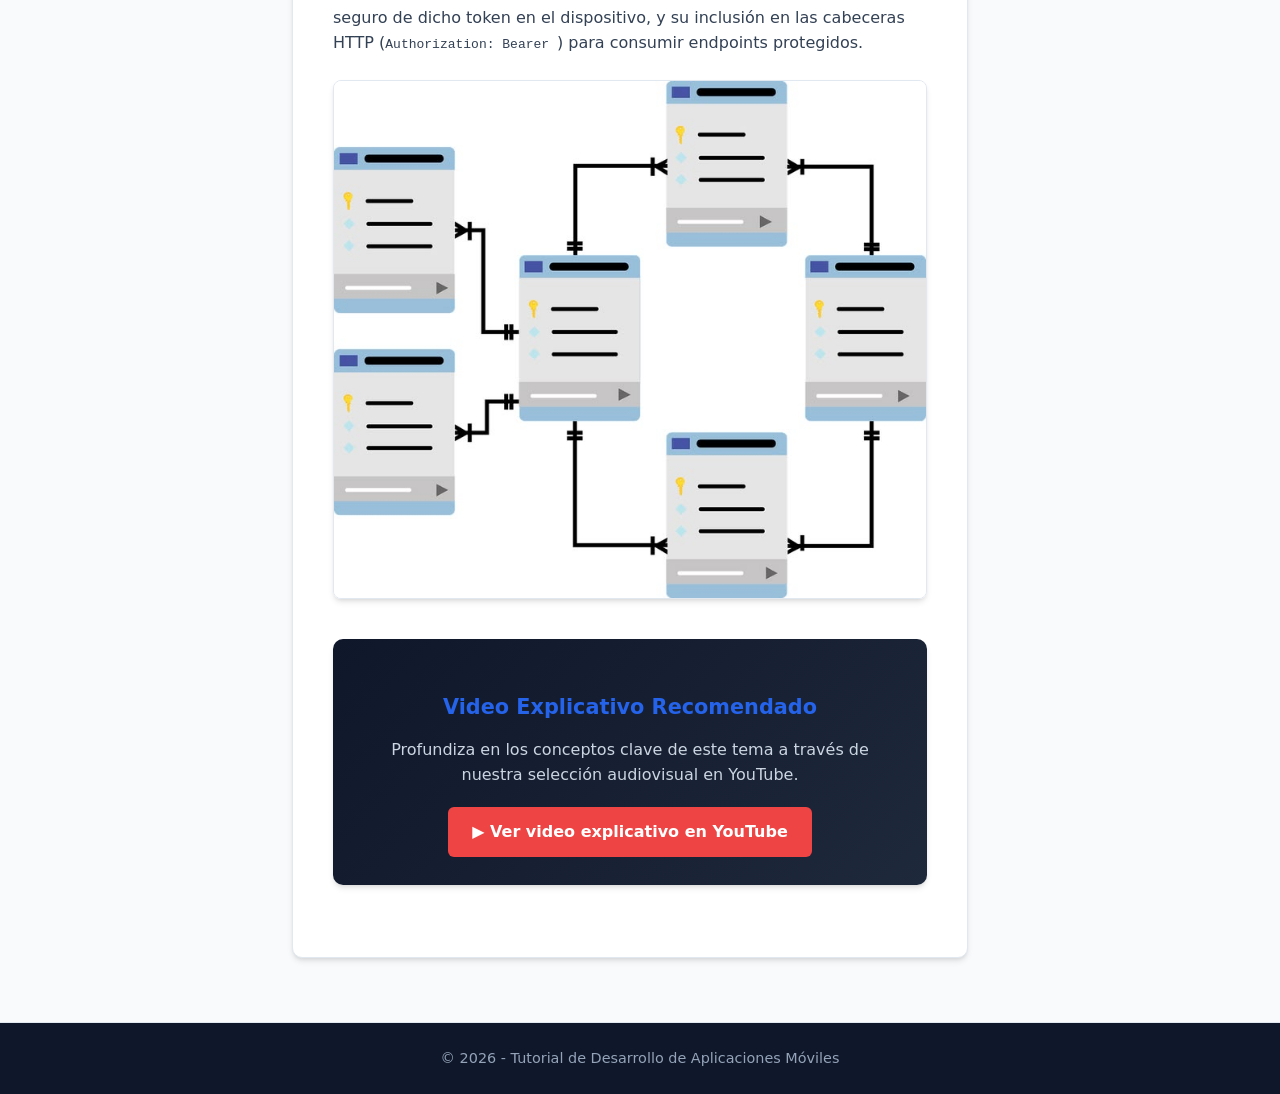
<file: persistencia-datos.html>
<!DOCTYPE html>
<html lang="es">
<head>
  <meta charset="UTF-8">
  <meta name="viewport" content="width=device-width, initial-scale=1.0">
  <title>Persistencia y Datos - Tutorial Móvil</title>
  <link rel="stylesheet" href="css/styles.css">
</head>
<body>
  <header>
  <div class="header-left">
    <a href="index.html" class="logo-link" title="Ir a la pantalla principal">
      <img src="img/icono.png" alt="Logotipo del Tutorial" class="logo-img">
    </a>
    <h1>Tutorial: Desarrollo de Aplicaciones Móviles</h1>
  </div>
</header>

  <div class="app-container">
    <aside class="sidebar">
      <h3>Índice de Temas</h3>
      <ul>
        <li><a href="index.html">Inicio / Bienvenida</a></li>
        <li><a href="control-versiones.html">1. Control de Versiones</a></li>
        <li><a href="persistencia-datos.html">2. Persistencia y Datos</a></li>
        <li><a href="gestion-sensores.html">3. Gestión de Sensores</a></li>
        <li><a href="recursos-multimedia.html">4. Recursos Multimedia</a></li>
        <li><a href="servicios-notificaciones.html">5. Servicios y Notificaciones</a></li>
        <li><a href="librerias-toolkits.html">6. Librerías y Toolkits</a></li>
        <li><a href="depuracion-seguridad.html">7. Depuración y Seguridad</a></li>
        <li><a href="referencias.html">Referencias Bibliográficas</a></li>
      </ul>
    </aside>

    <main class="content-area">
      <section class="content-card">
        <h2>2. Persistencia y Acceso a Datos</h2>
        
        <h3>Definición</h3>
        <p>La persistencia de datos en aplicaciones móviles se refiere a la capacidad del software para almacenar información de forma duradera en el dispositivo o en servidores externos, permitiendo que los datos sobrevivan al cierre de la aplicación, reinicios del sistema operativo o fallos de energía.</p>

        <h3>Características Principales</h3>
        <ul>
          <li>Restricción de recursos: Memoria RAM y almacenamiento flash limitados en dispositivos móviles.</li>
          <li>Conectividad intermitente: Necesidad de sincronización local cuando no hay red disponible (offline-first).</li>
          <li>Seguridad y aislamiento: Cada aplicación opera en un espacio de almacenamiento privado (Sandbox).</li>
        </ul>

        <h3>Formas de Persistencia en Dispositivos Móviles</h3>
        <ul>
          <li><strong>Archivos Locales:</strong> Almacenamiento directo en el sistema de archivos del dispositivo (formatos JSON, XML, TXT o binarios). Ideal para configuraciones o caché ligera.</li>
          <li><strong>Bases de Datos Locales (SQLite / Room / CoreData):</strong> Motores relacionales embebidos en el dispositivo que permiten consultas estructuradas complejas con alta eficiencia.</li>
          <li><strong>Bases de Datos Remotas mediante Servicios Web:</strong> Repositorios en la nube (MySQL, PostgreSQL, Firebase Firestore) accedidos a través de APIs RESTful o GraphQL mediante protocolos HTTP/HTTPS.</li>
        </ul>

        <h3>Tipos de Datos Almacenables</h3>
        <p>Dependiendo del mecanismo, se almacenan credenciales de usuario y tokens (archivos seguros/SharedPreferences), registros relacionales estructurados como transacciones o listas de contactos (SQLite), y multimedia pesada o catálogos sincronizados (archivos y servicios web).</p>

        <h3>Mecanismos de Control de Acceso a Medios Persistentes</h3>
        <ul>
          <li><strong>Biblioteca de Clases:</strong> APIs nativas provistas por el SDK (ej. <code>NSFileManager</code> en iOS o <code>java.io.File</code> en Android).</li>
          <li><strong>Clases de SQLite:</strong> Controladores y sentencias SQL directas para gestionar tablas, cursores y transacciones.</li>
          <li><strong>Mapeo Relacional de Objetos (ORM):</strong> Herramientas como Room (Android) o Realm que transforman tablas relacionales en objetos de programación orientada a objetos (POCOs/Entities), facilitando el desarrollo.</li>
        </ul>

        <h3>Proceso de Autenticación y Consumo de Servicios Web</h3>
        <p>Comprende la emisión de credenciales (usuario/contraseña), obtención de un token de acceso seguro (JWT - JSON Web Token), almacenamiento seguro de dicho token en el dispositivo, y su inclusión en las cabeceras HTTP (<code>Authorization: Bearer <token></code>) para consumir endpoints protegidos.</p>

        <div class="media-container">
          <img src="img/sqlite-schema.png" alt="Esquema conceptual de persistencia local y ORM Room">
        </div>

        <div class="video-resource-box">
        <h3>Video Explicativo Recomendado</h3>
        <p>Profundiza en los conceptos clave de este tema a través de nuestra selección audiovisual en YouTube.</p>
        <a href="https://www.youtube.com/embed/0Wb9V2x7v5k" target="_blank" class="youtube-btn">
            ▶ Ver video explicativo en YouTube
        </a>
        </div>
       
      </section>
    </main>

    <aside class="right-panel">
      <div class="widget">
        <h4>Resumen del Tema</h4>
        <p>Clave para diseñar aplicaciones robustas que funcionen sin conexión a internet.</p>
      </div>
    </aside>
  </div>

  <footer>
    <p>&copy; 2026 - Tutorial de Desarrollo de Aplicaciones Móviles</p>
  </footer>

  <script src="js/app.js"></script>
</body>
</html>
</file>
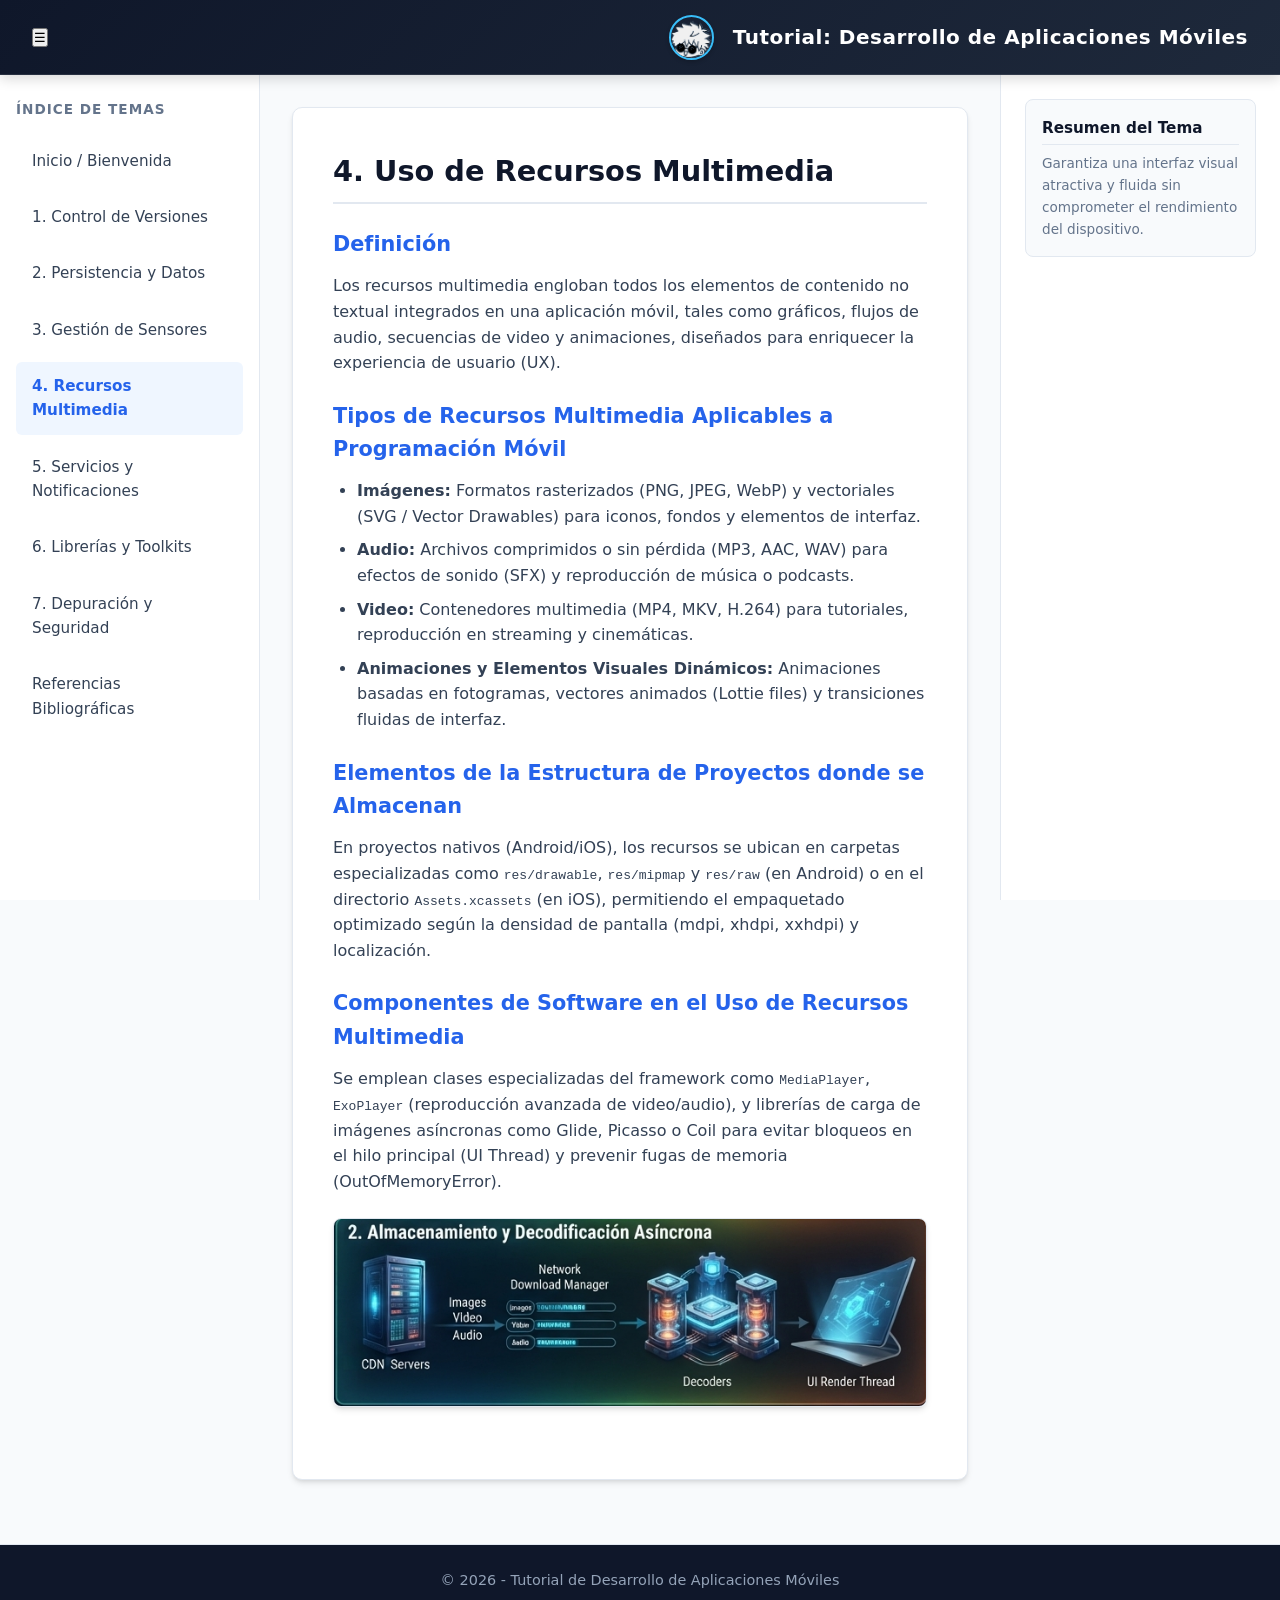
<file: recursos-multimedia.html>
<!DOCTYPE html>
<html lang="es">
<head>
  <meta charset="UTF-8">
  <meta name="viewport" content="width=device-width, initial-scale=1.0">
  <title>Recursos Multimedia - Tutorial Móvil</title>
  <link rel="stylesheet" href="css/styles.css">
</head>
<body>
  <header>
  <div class="header-left">
    <a href="index.html" class="logo-link" title="Ir a la pantalla principal">
      <img src="img/icono.png" alt="Logotipo del Tutorial" class="logo-img">
    </a>
    <h1>Tutorial: Desarrollo de Aplicaciones Móviles</h1>
  </div>
</header>

  <div class="app-container">
    <aside class="sidebar">
      <h3>Índice de Temas</h3>
      <ul>
        <li><a href="index.html">Inicio / Bienvenida</a></li>
        <li><a href="control-versiones.html">1. Control de Versiones</a></li>
        <li><a href="persistencia-datos.html">2. Persistencia y Datos</a></li>
        <li><a href="gestion-sensores.html">3. Gestión de Sensores</a></li>
        <li><a href="recursos-multimedia.html">4. Recursos Multimedia</a></li>
        <li><a href="servicios-notificaciones.html">5. Servicios y Notificaciones</a></li>
        <li><a href="librerias-toolkits.html">6. Librerías y Toolkits</a></li>
        <li><a href="depuracion-seguridad.html">7. Depuración y Seguridad</a></li>
        <li><a href="referencias.html">Referencias Bibliográficas</a></li>
      </ul>
    </aside>

    <main class="content-area">
      <section class="content-card">
        <h2>4. Uso de Recursos Multimedia</h2>
        
        <h3>Definición</h3>
        <p>Los recursos multimedia engloban todos los elementos de contenido no textual integrados en una aplicación móvil, tales como gráficos, flujos de audio, secuencias de video y animaciones, diseñados para enriquecer la experiencia de usuario (UX).</p>

        <h3>Tipos de Recursos Multimedia Aplicables a Programación Móvil</h3>
        <ul>
          <li><strong>Imágenes:</strong> Formatos rasterizados (PNG, JPEG, WebP) y vectoriales (SVG / Vector Drawables) para iconos, fondos y elementos de interfaz.</li>
          <li><strong>Audio:</strong> Archivos comprimidos o sin pérdida (MP3, AAC, WAV) para efectos de sonido (SFX) y reproducción de música o podcasts.</li>
          <li><strong>Video:</strong> Contenedores multimedia (MP4, MKV, H.264) para tutoriales, reproducción en streaming y cinemáticas.</li>
          <li><strong>Animaciones y Elementos Visuales Dinámicos:</strong> Animaciones basadas en fotogramas, vectores animados (Lottie files) y transiciones fluidas de interfaz.</li>
        </ul>

        <h3>Elementos de la Estructura de Proyectos donde se Almacenan</h3>
        <p>En proyectos nativos (Android/iOS), los recursos se ubican en carpetas especializadas como <code>res/drawable</code>, <code>res/mipmap</code> y <code>res/raw</code> (en Android) o en el directorio <code>Assets.xcassets</code> (en iOS), permitiendo el empaquetado optimizado según la densidad de pantalla (mdpi, xhdpi, xxhdpi) y localización.</p>

        <h3>Componentes de Software en el Uso de Recursos Multimedia</h3>
        <p>Se emplean clases especializadas del framework como <code>MediaPlayer</code>, <code>ExoPlayer</code> (reproducción avanzada de video/audio), y librerías de carga de imágenes asíncronas como Glide, Picasso o Coil para evitar bloqueos en el hilo principal (UI Thread) y prevenir fugas de memoria (OutOfMemoryError).</p>

        <div class="media-container">
          <img src="img/media-pipeline.png" alt="Pipeline de procesamiento y carga de recursos multimedia móviles">
        </div>

        <!---<div class="video-wrapper">
          <iframe src="https://www.youtube.com/embed/319v8rQ5JZI" title="Tutorial de Multimedia en Android Studio" allowfullscreen></iframe>
        </div> --->
      </section>
    </main> 

    <aside class="right-panel">
      <div class="widget">
        <h4>Resumen del Tema</h4>
        <p>Garantiza una interfaz visual atractiva y fluida sin comprometer el rendimiento del dispositivo.</p>
      </div>
    </aside>
  </div>

  <footer>
    <p>&copy; 2026 - Tutorial de Desarrollo de Aplicaciones Móviles</p>
  </footer>

  <script src="js/app.js"></script>
</body>
</html>
</file>
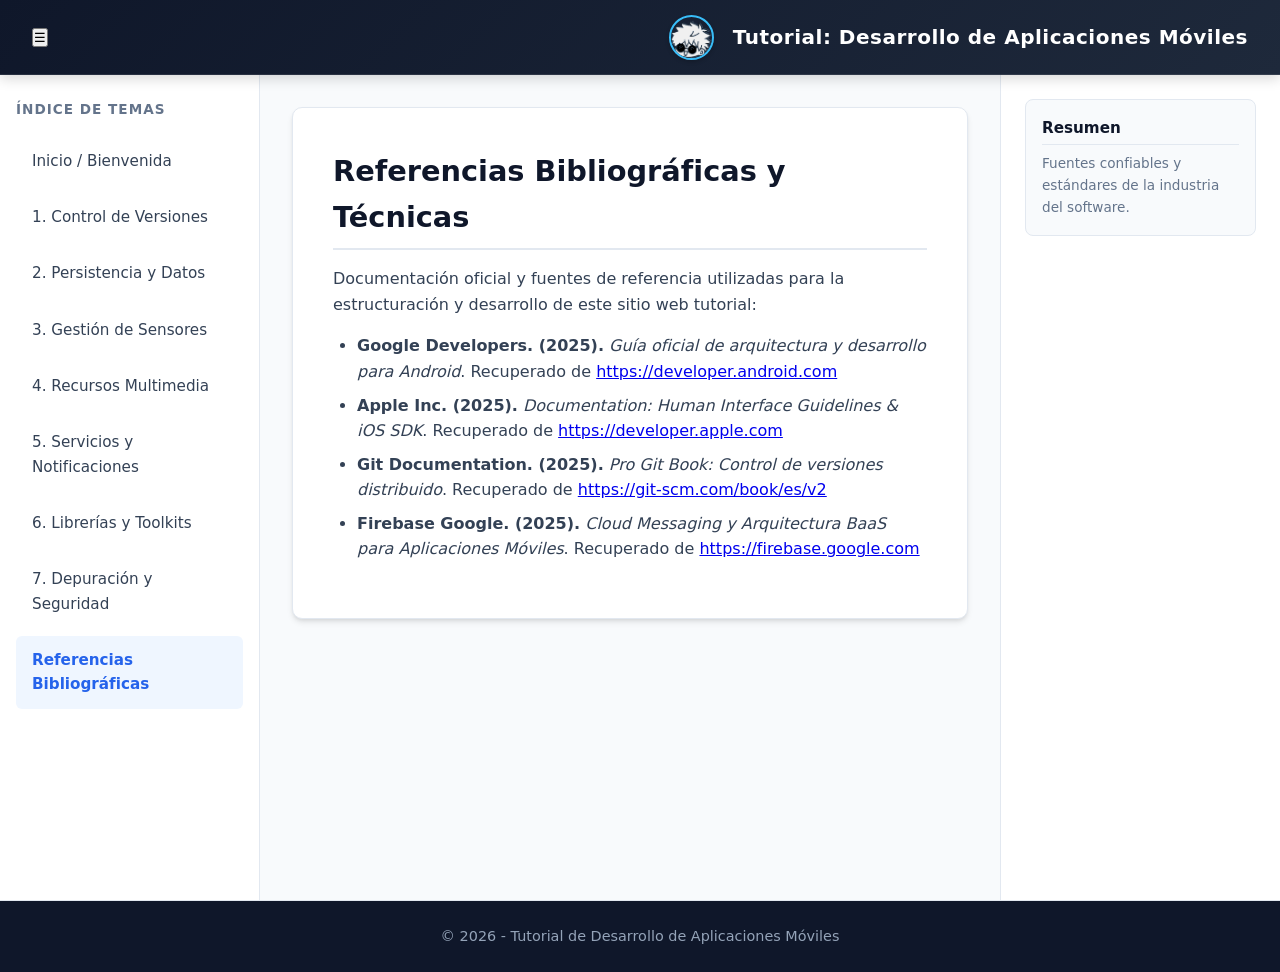
<file: referencias.html>
<!DOCTYPE html>
<html lang="es">
<head>
  <meta charset="UTF-8">
  <meta name="viewport" content="width=device-width, initial-scale=1.0">
  <title>Referencias Bibliográficas - Tutorial Móvil</title>
  <link rel="stylesheet" href="css/styles.css">
</head>
<body>
 <header>
  <div class="header-left">
    <a href="index.html" class="logo-link" title="Ir a la pantalla principal">
      <img src="img/icono.png" alt="Logotipo del Tutorial" class="logo-img">
    </a>
    <h1>Tutorial: Desarrollo de Aplicaciones Móviles</h1>
  </div>
</header>

  <div class="app-container">
    <aside class="sidebar">
      <h3>Índice de Temas</h3>
      <ul>
        <li><a href="index.html">Inicio / Bienvenida</a></li>
        <li><a href="control-versiones.html">1. Control de Versiones</a></li>
        <li><a href="persistencia-datos.html">2. Persistencia y Datos</a></li>
        <li><a href="gestion-sensores.html">3. Gestión de Sensores</a></li>
        <li><a href="recursos-multimedia.html">4. Recursos Multimedia</a></li>
        <li><a href="servicios-notificaciones.html">5. Servicios y Notificaciones</a></li>
        <li><a href="librerias-toolkits.html">6. Librerías y Toolkits</a></li>
        <li><a href="depuracion-seguridad.html">7. Depuración y Seguridad</a></li>
        <li><a href="referencias.html">Referencias Bibliográficas</a></li>
      </ul>
    </aside>

    <main class="content-area">
      <section class="content-card">
        <h2>Referencias Bibliográficas y Técnicas</h2>
        <p>Documentación oficial y fuentes de referencia utilizadas para la estructuración y desarrollo de este sitio web tutorial:</p>
        
        <ul>
          <li><strong>Google Developers. (2025).</strong> <em>Guía oficial de arquitectura y desarrollo para Android</em>. Recuperado de <a href="https://developer.android.com" target="_blank">https://developer.android.com</a></li>
          <li><strong>Apple Inc. (2025).</strong> <em>Documentation: Human Interface Guidelines & iOS SDK</em>. Recuperado de <a href="https://developer.apple.com" target="_blank">https://developer.apple.com</a></li>
          <li><strong>Git Documentation. (2025).</strong> <em>Pro Git Book: Control de versiones distribuido</em>. Recuperado de <a href="https://git-scm.com/book/es/v2" target="_blank">https://git-scm.com/book/es/v2</a></li>
          <li><strong>Firebase Google. (2025).</strong> <em>Cloud Messaging y Arquitectura BaaS para Aplicaciones Móviles</em>. Recuperado de <a href="https://firebase.google.com" target="_blank">https://firebase.google.com</a></li>
        </ul>
      </section>
    </main>

    <aside class="right-panel">
      <div class="widget">
        <h4>Resumen</h4>
        <p>Fuentes confiables y estándares de la industria del software.</p>
      </div>
    </aside>
  </div>

  <footer>
    <p>&copy; 2026 - Tutorial de Desarrollo de Aplicaciones Móviles</p>
  </footer>

  <script src="js/app.js"></script>
</body>
</html>
</file>
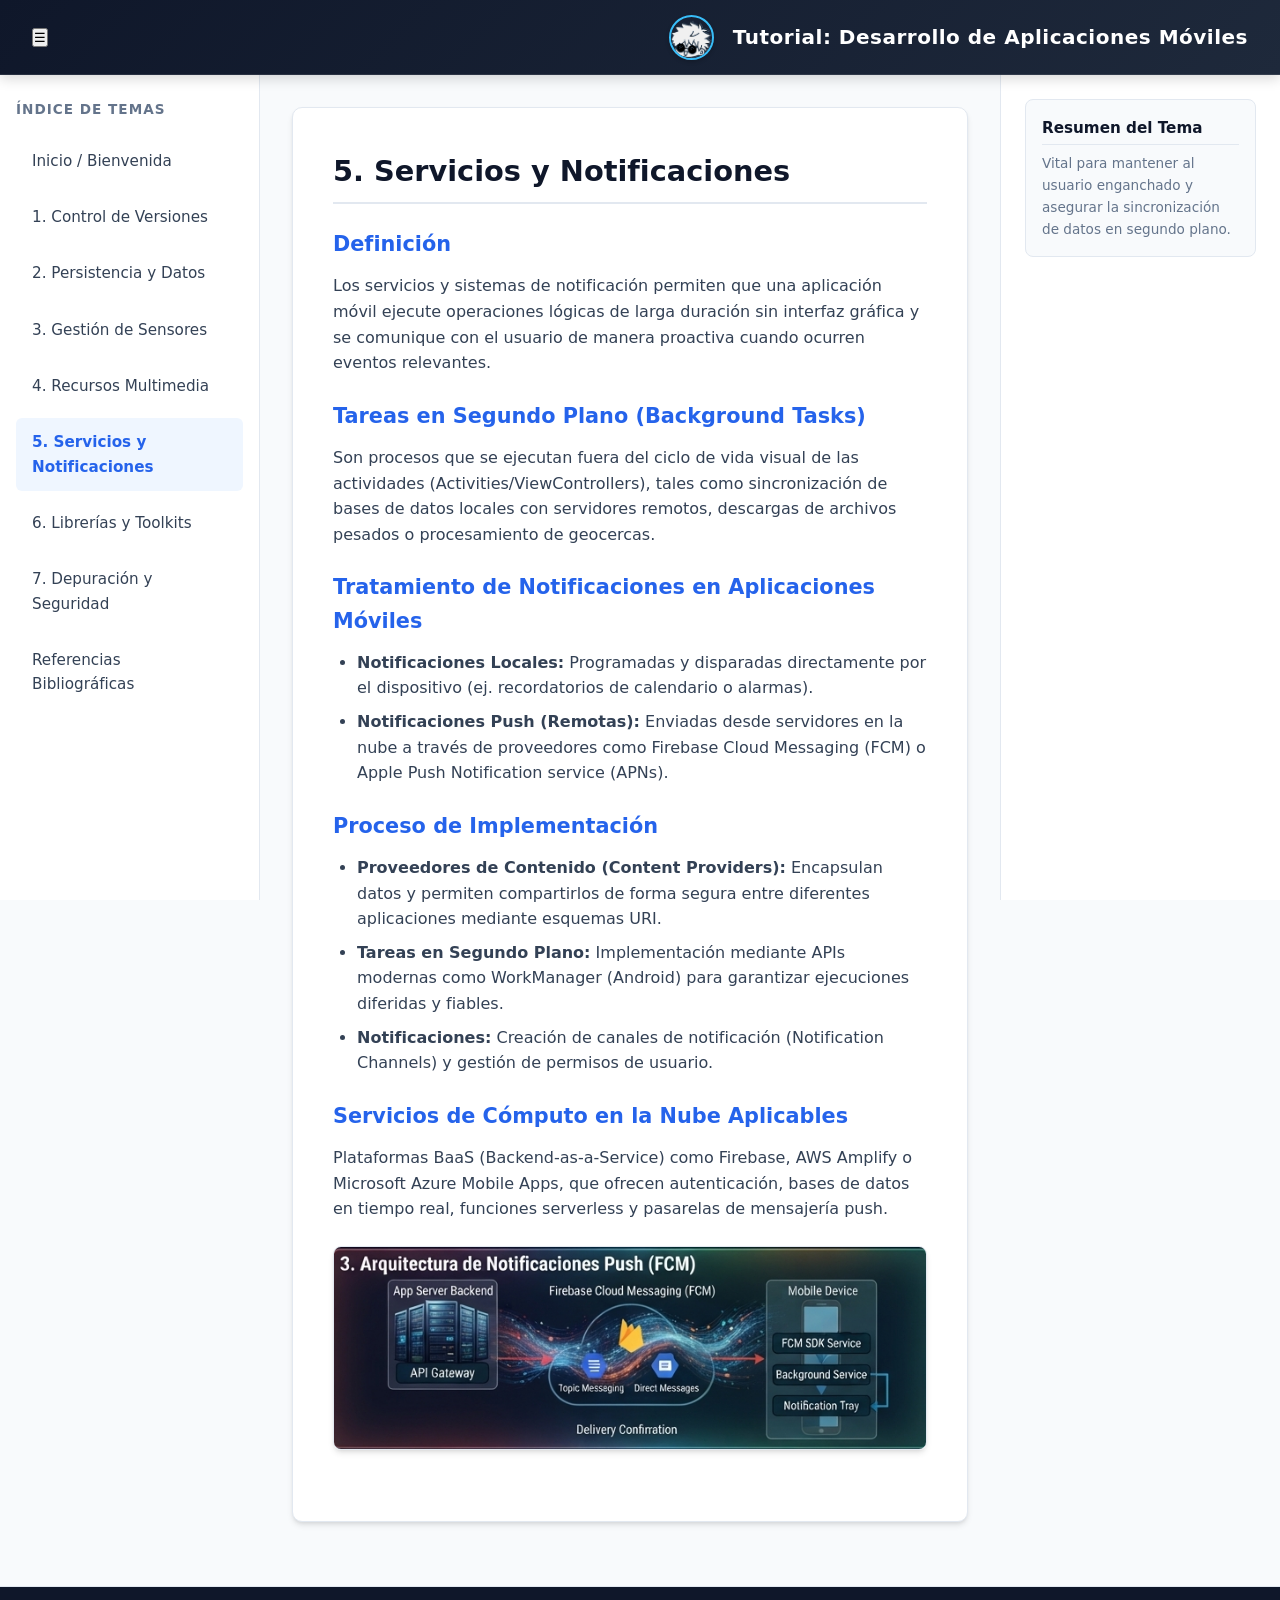
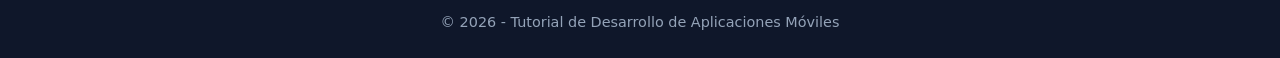
<file: servicios-notificaciones.html>
<!DOCTYPE html>
<html lang="es">
<head>
  <meta charset="UTF-8">
  <meta name="viewport" content="width=device-width, initial-scale=1.0">
  <title>Servicios y Notificaciones - Tutorial Móvil</title>
  <link rel="stylesheet" href="css/styles.css">
</head>
<body>
  <header>
  <div class="header-left">
    <a href="index.html" class="logo-link" title="Ir a la pantalla principal">
      <img src="img/icono.png" alt="Logotipo del Tutorial" class="logo-img">
    </a>
    <h1>Tutorial: Desarrollo de Aplicaciones Móviles</h1>
  </div>
</header>

  <div class="app-container">
    <aside class="sidebar">
      <h3>Índice de Temas</h3>
      <ul>
        <li><a href="index.html">Inicio / Bienvenida</a></li>
        <li><a href="control-versiones.html">1. Control de Versiones</a></li>
        <li><a href="persistencia-datos.html">2. Persistencia y Datos</a></li>
        <li><a href="gestion-sensores.html">3. Gestión de Sensores</a></li>
        <li><a href="recursos-multimedia.html">4. Recursos Multimedia</a></li>
        <li><a href="servicios-notificaciones.html">5. Servicios y Notificaciones</a></li>
        <li><a href="librerias-toolkits.html">6. Librerías y Toolkits</a></li>
        <li><a href="depuracion-seguridad.html">7. Depuración y Seguridad</a></li>
        <li><a href="referencias.html">Referencias Bibliográficas</a></li>
      </ul>
    </aside>

    <main class="content-area">
      <section class="content-card">
        <h2>5. Servicios y Notificaciones</h2>
        
        <h3>Definición</h3>
        <p>Los servicios y sistemas de notificación permiten que una aplicación móvil ejecute operaciones lógicas de larga duración sin interfaz gráfica y se comunique con el usuario de manera proactiva cuando ocurren eventos relevantes.</p>

        <h3>Tareas en Segundo Plano (Background Tasks)</h3>
        <p>Son procesos que se ejecutan fuera del ciclo de vida visual de las actividades (Activities/ViewControllers), tales como sincronización de bases de datos locales con servidores remotos, descargas de archivos pesados o procesamiento de geocercas.</p>

        <h3>Tratamiento de Notificaciones en Aplicaciones Móviles</h3>
        <ul>
          <li><strong>Notificaciones Locales:</strong> Programadas y disparadas directamente por el dispositivo (ej. recordatorios de calendario o alarmas).</li>
          <li><strong>Notificaciones Push (Remotas):</strong> Enviadas desde servidores en la nube a través de proveedores como Firebase Cloud Messaging (FCM) o Apple Push Notification service (APNs).</li>
        </ul>

        <h3>Proceso de Implementación</h3>
        <ul>
          <li><strong>Proveedores de Contenido (Content Providers):</strong> Encapsulan datos y permiten compartirlos de forma segura entre diferentes aplicaciones mediante esquemas URI.</li>
          <li><strong>Tareas en Segundo Plano:</strong> Implementación mediante APIs modernas como WorkManager (Android) para garantizar ejecuciones diferidas y fiables.</li>
          <li><strong>Notificaciones:</strong> Creación de canales de notificación (Notification Channels) y gestión de permisos de usuario.</li>
        </ul>

        <h3>Servicios de Cómputo en la Nube Aplicables</h3>
        <p>Plataformas BaaS (Backend-as-a-Service) como Firebase, AWS Amplify o Microsoft Azure Mobile Apps, que ofrecen autenticación, bases de datos en tiempo real, funciones serverless y pasarelas de mensajería push.</p>

        <div class="media-container">
          <img src="img/cloud-push.png" alt="Diagrama de arquitectura de notificaciones Push y Firebase Cloud Messaging">
        </div>
        <!---
        <div class="video-wrapper">
          <iframe src="https://www.youtube.com/embed/Y2V7_tbVw6g" title="Tutorial de Notificaciones Push y FCM" allowfullscreen></iframe>
        </div>  -->
      </section>
    </main>

    <aside class="right-panel">
      <div class="widget">
        <h4>Resumen del Tema</h4>
        <p>Vital para mantener al usuario enganchado y asegurar la sincronización de datos en segundo plano.</p>
      </div>
    </aside>
  </div>

  <footer>
    <p>&copy; 2026 - Tutorial de Desarrollo de Aplicaciones Móviles</p>
  </footer>

  <script src="js/app.js"></script>
</body>
</html>
</file>
<file: css/styles.css>
:root {
  --primary-color: #0f172a;
  --secondary-color: #2563eb;
  --accent-color: #38bdf8;
  --bg-color: #f8fafc;
  --card-bg: #ffffff;
  --text-main: #334155;
  --text-muted: #64748b;
  --border-color: #e2e8f0;
  --sidebar-width: 260px;
  --right-panel-width: 280px;
  --radius: 10px;
  --shadow: 0 4px 6px -1px rgba(0, 0, 0, 0.1), 0 2px 4px -2px rgba(0, 0, 0, 0.1);
}

* {
  box-sizing: border-box;
  margin: 0;
  padding: 0;
}

body {
  font-family: 'Segoe UI', system-ui, -apple-system, sans-serif;
  background-color: var(--bg-color);
  color: var(--text-main);
  line-height: 1.6;
  display: flex;
  flex-direction: column;
  min-height: 100vh;
}

/* Encabezado Superior Rediseñado */
header {
  background: linear-gradient(135deg, var(--primary-color), #1e293b);
  color: #ffffff;
  height: 75px;
  display: flex;
  align-items: center;
  justify-content: space-between;
  padding: 0 2rem;
  position: sticky;
  top: 0;
  z-index: 1000;
  box-shadow: 0 4px 12px rgba(0,0,0,0.15);
  border-bottom: 1px solid rgba(255,255,255,0.1);
}

.header-left {
  display: flex;
  align-items: center;
  gap: 1.2rem;
}

.logo-link {
  display: flex;
  align-items: center;
  text-decoration: none;
  transition: transform 0.2s ease, opacity 0.2s ease;
}

.logo-link:hover {
  transform: scale(1.05);
  opacity: 0.9;
}

.logo-img {
  width: 45px;
  height: 45px;
  object-fit: cover;
  border-radius: 50%;
  border: 2px solid var(--accent-color);
  box-shadow: 0 2px 4px rgba(0,0,0,0.2);
}

header h1 {
  font-size: 1.25rem;
  font-weight: 600;
  letter-spacing: 0.5px;
}

.header-right .menu-toggle {
  display: none;
  background: transparent;
  border: none;
  color: white;
  font-size: 1.5rem;
  cursor: pointer;
}

/* Contenedor Principal (Boceto de 3 columnas) */
.app-container {
  display: grid;
  grid-template-columns: var(--sidebar-width) 1fr var(--right-panel-width);
  flex: 1;
  max-width: 1440px;
  width: 100%;
  margin: 0 auto;
}

/* Columna Lateral Izquierda (Menú) */
aside.sidebar {
  background-color: var(--card-bg);
  border-right: 1px solid var(--border-color);
  padding: 1.5rem 1rem;
  overflow-y: auto;
  position: sticky;
  top: 75px;
  height: calc(100vh - 75px);
}

aside.sidebar h3 {
  font-size: 0.85rem;
  text-transform: uppercase;
  color: var(--text-muted);
  margin-bottom: 1rem;
  letter-spacing: 1px;
}

aside.sidebar ul {
  list-style: none;
}

aside.sidebar ul li {
  margin-bottom: 0.5rem;
}

aside.sidebar ul li a {
  display: block;
  padding: 0.75rem 1rem;
  color: var(--text-main);
  text-decoration: none;
  border-radius: 6px;
  font-size: 0.95rem;
  font-weight: 500;
  transition: all 0.2s ease;
}

aside.sidebar ul li a:hover,
aside.sidebar ul li a.active {
  background-color: #eff6ff;
  color: var(--secondary-color);
  font-weight: 600;
}

/* Área Central (Cuerpo de la página) */
main.content-area {
  padding: 2rem;
  background-color: var(--bg-color);
  overflow-y: auto;
}

.content-card {
  background: var(--card-bg);
  border: 1px solid var(--border-color);
  border-radius: var(--radius);
  padding: 2.5rem;
  box-shadow: var(--shadow);
  margin-bottom: 2rem;
}

.content-card h2 {
  color: var(--primary-color);
  font-size: 1.8rem;
  margin-bottom: 1rem;
  padding-bottom: 0.5rem;
  border-bottom: 2px solid var(--border-color);
}

.content-card h3 {
  color: var(--secondary-color);
  font-size: 1.3rem;
  margin-top: 1.5rem;
  margin-bottom: 0.75rem;
}

.content-card p {
  margin-bottom: 1rem;
  color: var(--text-main);
}

.content-card ul, .content-card ol {
  margin-left: 1.5rem;
  margin-bottom: 1rem;
}

.content-card li {
  margin-bottom: 0.5rem;
}

/* Columna Lateral Derecha (Panel complementario) */
aside.right-panel {
  background-color: var(--card-bg);
  border-left: 1px solid var(--border-color);
  padding: 1.5rem;
  position: sticky;
  top: 75px;
  height: calc(100vh - 75px);
  overflow-y: auto;
}

.widget {
  background: #f8fafc;
  border: 1px solid var(--border-color);
  border-radius: 8px;
  padding: 1rem;
  margin-bottom: 1.5rem;
}

.widget h4 {
  font-size: 0.95rem;
  color: var(--primary-color);
  margin-bottom: 0.5rem;
  border-bottom: 1px solid var(--border-color);
  padding-bottom: 0.25rem;
}

.widget p, .widget ul {
  font-size: 0.85rem;
  color: var(--text-muted);
}

/* Imágenes e Ilustraciones */
.media-container {
  margin: 1.5rem 0;
  text-align: center;
}

.media-container img {
  max-width: 100%;
  height: auto;
  border-radius: 8px;
  border: 1px solid var(--border-color);
  box-shadow: var(--shadow);
}

/* Solución para Videos de YouTube (Evita Error 153 de reproducción externa) */
.video-resource-box {
  background: linear-gradient(135deg, #0f172a, #1e293b);
  border-radius: 10px;
  padding: 1.8rem;
  text-align: center;
  color: white;
  margin: 2rem 0;
  box-shadow: var(--shadow);
}

.video-resource-box p {
  color: #cbd5e1;
  margin-bottom: 1.2rem;
  font-size: 1rem;
}

.youtube-btn {
  display: inline-flex;
  align-items: center;
  gap: 0.5rem;
  background-color: #ef4444;
  color: white;
  padding: 0.75rem 1.5rem;
  border-radius: 6px;
  text-decoration: none;
  font-weight: 600;
  transition: background-color 0.2s ease, transform 0.2s ease;
}

.youtube-btn:hover {
  background-color: #dc2626;
  transform: translateY(-2px);
}

/* Pie de Página */
footer {
  background-color: var(--primary-color);
  color: #94a3b8;
  text-align: center;
  padding: 1.5rem;
  font-size: 0.9rem;
  border-top: 1px solid var(--border-color);
}

/* Responsividad */
@media (max-width: 1100px) {
  .app-container {
    grid-template-columns: var(--sidebar-width) 1fr;
  }
  aside.right-panel {
    display: none;
  }
}

@media (max-width: 768px) {
  .app-container {
    grid-template-columns: 1fr;
  }
  aside.sidebar {
    position: fixed;
    left: -100%;
    top: 75px;
    width: 260px;
    height: calc(100vh - 75px);
    transition: left 0.3s ease;
    z-index: 999;
    box-shadow: 5px 0 15px rgba(0,0,0,0.1);
  }
  aside.sidebar.open {
    left: 0;
  }
  .header-right .menu-toggle {
    display: block;
  }
  main.content-area {
    padding: 1rem;
  }
  .content-card {
    padding: 1.5rem;
  }
}
</file>
